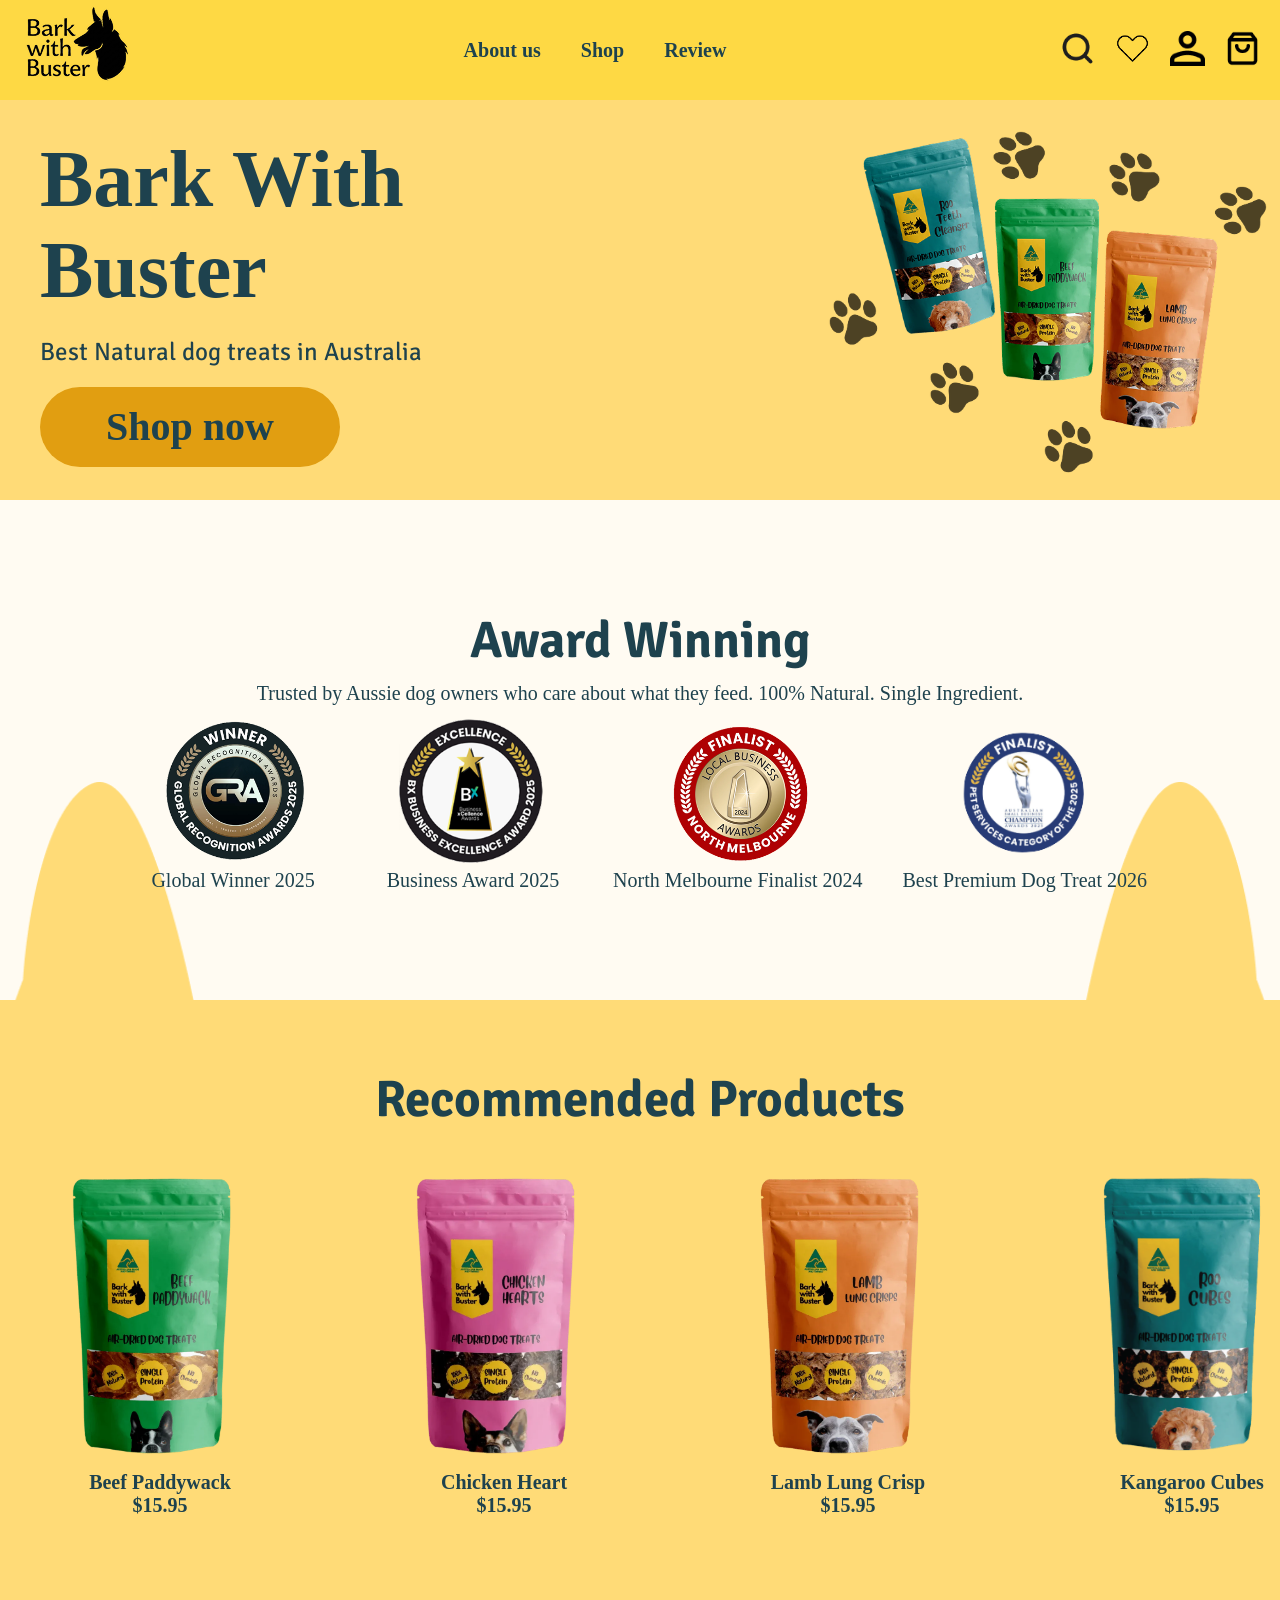
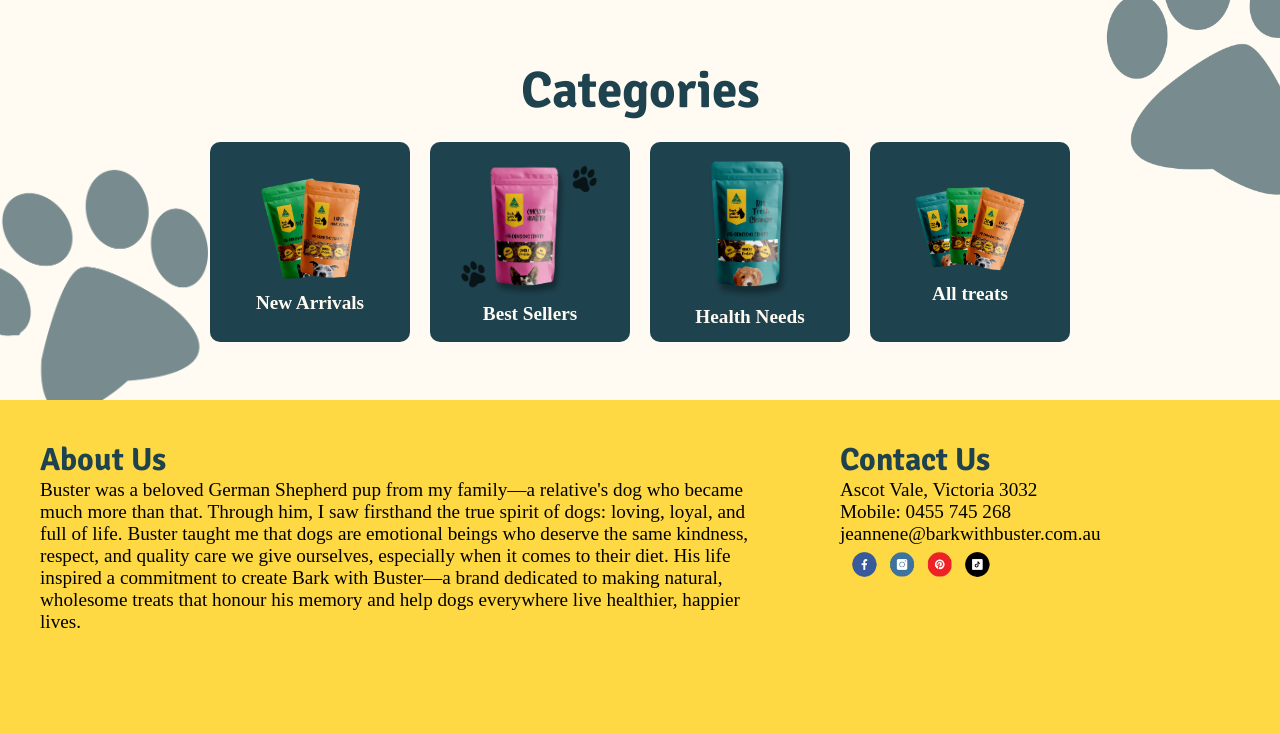
<file: index.html>
<!DOCTYPE html>
<html>
     <head>   
        <title> Bark With Buster </title>
        <link rel = "stylesheet" href="pages/css/global.css">
        <link rel = "stylesheet" href="pages/css/home-page.css">
        <meta name="viewport" content="width=device-width, initial-scale=1.0">
    </head>

  
   
    <body>
        <!-- Main navigation Bar -->
        <nav>
        <section class="navigation-bar">
        <a href="index.html">
        <div class = "logo">
             <img src= "pages/assets/icons/logo-bark-buster.png" alt = "login"/>
        </div>
        </a>

        <button class ="hamburger" id="hamburger">
            <span></span>
            <span></span>
            <span></span>
        </button>

        <div class= "text">
            <a href="#" class = "link-properties">About us</a> 
            <a href="pages/productList.html" class = "link-properties">Shop</a> 
            <a href="#" class = "link-properties">Review</a> 
        </div>
        <section class = "nav-bar-image">
            <img src= "pages/assets/icons/search.png" alt = "login" class="hide-mobile search-icon"/>
            <img src ="pages/assets/icons/heart.png" alt="favorite" class="hide-mobile"/>
            <img src= "pages/assets/icons/person.png" alt = "login"/>
            <a href="pages/cart.html" class="cart-link">
                <img src= "pages/assets/icons/shopping-bag.png" alt = "login"/>
                <span class="cart-count">0</span>
            </a>
            </section>
        </section>
        
    </nav>
        <!-- Overlay for mobile view only -->
        <div class="mobile-menu" id="mobile-menu">
            <button class="close-menu" id="close-menu">✕</button>
            <ul>
                <li><a href="index.html">Shop Now <span>></span></a></li>
                <li><a href="pages/productList.html">New Arrivals <span>></span></a></li>
                <li><a href="#">Best Sellers <span>></span></a></li>
                <li><a href="#">About Us <span>></span></a></li>
                <li><a href="#">Reviews <span>></span></a></li>
            </ul>
        </div>
     <!-- Searching overlay-->
    <div class="search-overlay" id="search-overlay">
        <div class="search-box">
            <input type="text" id="search-input" placeholder="Search products...">
            <button id="search-submit">Search</button>
            <button id="search-close">✕</button>
        </div>
    </div>
    <!-- Main home page details-->
        <section class="hero">
        <div class = "hero-text">
            <h1> Bark With Buster</h1>
            <p> Best Natural dog treats in Australia</p>
            <a href="pages/productList.html">
            <button class = "button">
                <p>Shop now</p>
            </button>
            </a>
        </div>
        <div class = "hero-images">
            <img src = "pages/assets/image/Images.png" alt = "dog treats"/>
        </div>
        <div class="hero-image-mobile">
            <img src="pages/assets/image/hero-image.png" alt="buster treats"/>
        </div>
    </section>

    <section class= "awards">  
        <h2> Award Winning </h2>
        <p> Trusted by Aussie dog owners who care about what they feed. 100% Natural. Single Ingredient. </p>
        <div class="image_awards">
            <div class="awards-row">
                 <img src="pages/assets/image/winner_2025.png" alt = "company-2025"/>
                 <p> Global Winner 2025</p>
            </div>
            <div class="awards-row">
                <img src="pages/assets/image/business-new.png" alt = "global-2025" />
                <p> Business Award 2025</p>
            </div>
            <div class="awards-row">
                <img src="pages/assets/image/final_2024.png" alt = "global-2025" />
                <p> North Melbourne Finalist 2024</p>
            </div>
            <div class="awards-row">
                <img src="pages/assets/image/Best-premium.png" alt = "global-2025" />
                <p> Best Premium Dog Treat 2026</p>
            </div>
        </div>
    </section>

    <section class="recommended_products">
        <h2> Recommended Products </h2>
        <div class="first_product">
            <a href="#" class="products">
                <img src="pages/assets/image/beef-paddywack.webp" alt="beef_paddywack">
                <p> Beef Paddywack </p>
                <p> $15.95 </p>
            </a>
            <a href="pages/productList.html" class="products">
                <img src="pages/assets/image/chicken-heart-dog-treats_940x.webp" alt="beef_paddywack">
                <p> Chicken Heart </p>
                <p> $15.95 </p>
            </a>
            <a href="#" class="products">
                <img src="pages/assets/image/lamb-lung-crisp.webp" alt="lamb-lung-crisp">
                <p>Lamb Lung Crisp</p>
                <p>$15.95</p>
            </a>
            <a href="#" class="products">
                <img src="pages/assets/image/kangaroo-cubes.png" alt="lamb-lung-crisp">
                <p>Kangaroo Cubes </p>
                <p>$15.95</p>
            </a>
           <a href="#" class="products">
                <img src="pages/assets/image/chicken-neck.webp" alt="lamb-lung-crisp">
                <p> Chicken Neck</p>
                <p>$15.95</p>
            </a>
           <a href="#" class="products">
                <img src="pages/assets/image/lamb_liver.webp" alt="lamb-lung-crisp">
                <p>Lamb Liver</p>
                <p>$15.95</p>
            </a>
        </div>
    </section>

    <section class="categories">
        <h2>Categories</h2>
        <div class = "all_categories">
        <div class = "boxed-products">
            <img src="pages/assets/image/new-arrivals.png" alt="lamb_liver">
            <p>New Arrivals</p>
        </div>
         <div class = "boxed-products">
            <img src="pages/assets/image/best-sellers.png" alt="lamb_liver">
            <p>Best Sellers</p>
        </div>
         <div class = "boxed-products">
            <img src="pages/assets/image/health-needs.png" alt="lamb_liver">
            <p>Health Needs</p>
        </div>
         <div class = "boxed-products">
            <a href="pages/productList.html">
            <img src="pages/assets/image/all-treats.png" alt="lamb_liver">
            <p>All treats</p>
            </a>
        </div>
        </div>
    </section>

    <!-- Footer section -->
    <footer>
    <section class="footer">
        <div class="about-us">
            <h2>About Us</h2>
            <p>Buster was a beloved German Shepherd pup from my family—a relative's 
                dog who became much more than that. Through him, I saw firsthand the true spirit of 
                dogs: loving, loyal, and full of life. Buster taught me that dogs are emotional 
                beings who deserve the same kindness, respect, and quality care we give ourselves, 
                especially when it comes to their diet. His life inspired a commitment to create 
                Bark with Buster—a brand dedicated to making natural, wholesome treats that honour 
                his memory and help dogs everywhere live healthier, happier lives.</p>
        </div>
        <div class="contact-us">
            <h2> Contact Us </h2>
            <p>Ascot Vale, Victoria 3032 <br>
                Mobile: 0455 745 268<br>
                jeannene@barkwithbuster.com.au</p>
            <img src="pages/assets/image/social-logo.png" alt="social logo">
        </div>
    </section>
    </footer>
        <script src="pages/script/global.js"></script>

    </body>
</html>
</file>
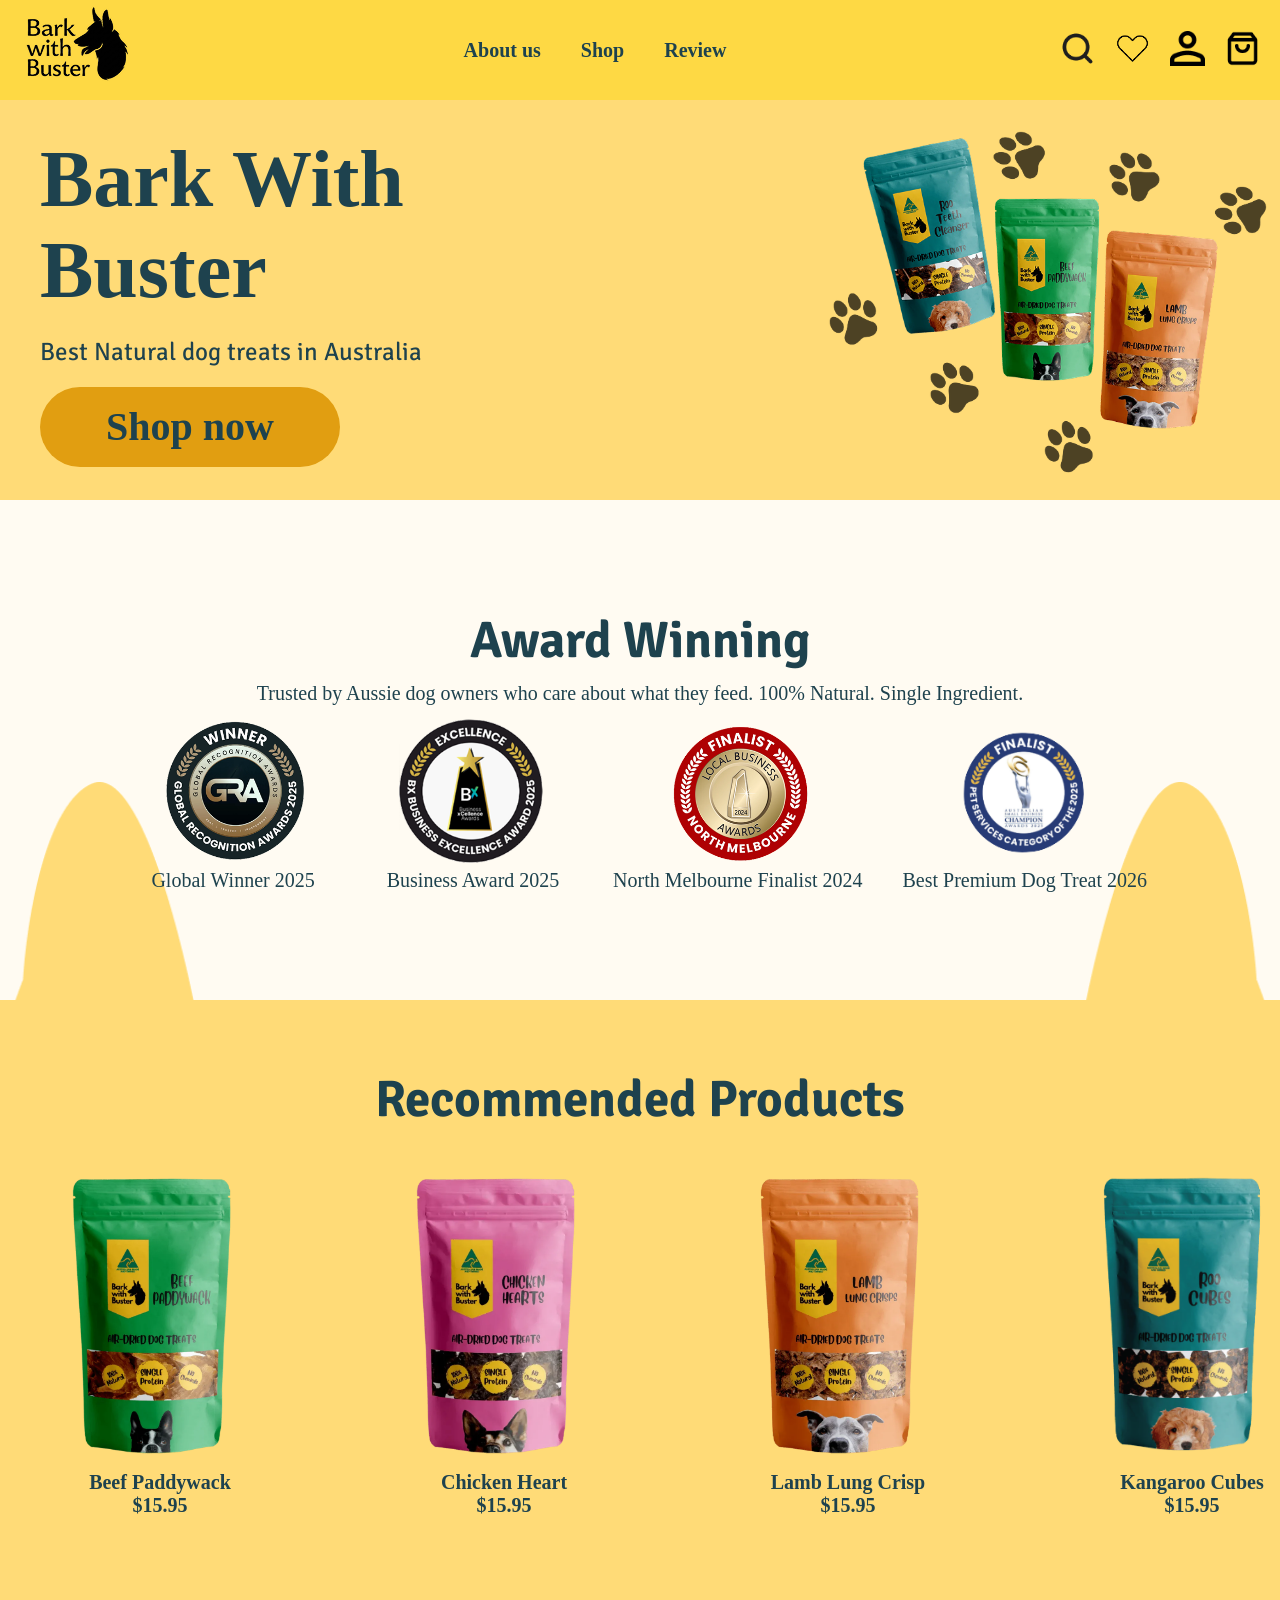
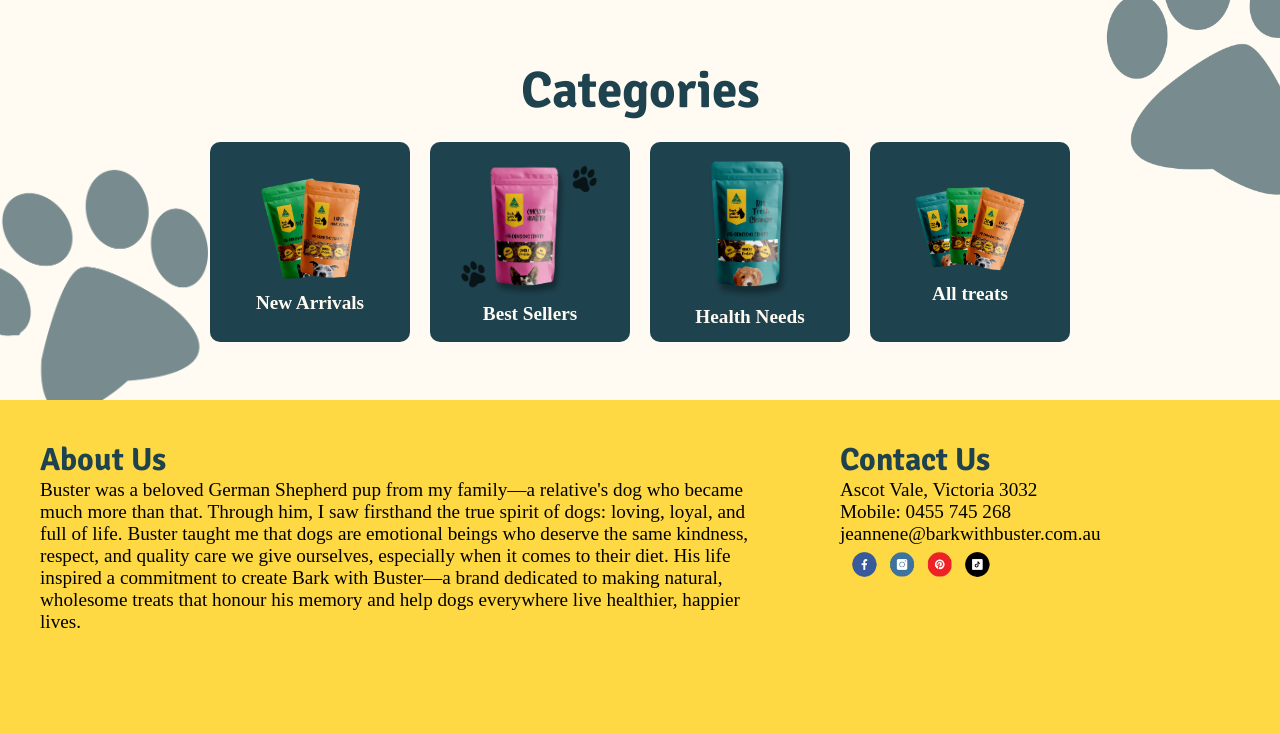
<file: pages/index.html>
<!DOCTYPE html>
<html>
     <head>   
        <title> Bark With Buster </title>
        <link rel = "stylesheet" href="css/global.css">
        <link rel = "stylesheet" href="css/home-page.css">
        <meta name="viewport" content="width=device-width, initial-scale=1.0">
    </head>

  
   
    <body>
        <!-- Main navigation Bar -->
        <nav>
        <section class="navigation-bar">
        <a href="index.html">
        <div class = "logo">
             <img src= "assets/icons/logo-bark-buster.png" alt = "login"/>
        </div>
        </a>

        <button class ="hamburger" id="hamburger">
            <span></span>
            <span></span>
            <span></span>
        </button>

        <div class= "text">
            <a href="#" class = "link-properties">About us</a> 
            <a href="productList.html" class = "link-properties">Shop</a> 
            <a href="#" class = "link-properties">Review</a> 
        </div>
        <section class = "nav-bar-image">
            <img src= "assets/icons/search.png" alt = "login" class="hide-mobile search-icon"/>
            <img src ="assets/icons/heart.png" alt="favorite" class="hide-mobile"/>
            <img src= "assets/icons/person.png" alt = "login"/>
            <a href="cart.html" class="cart-link">
                <img src= "assets/icons/shopping-bag.png" alt = "login"/>
                <span class="cart-count">0</span>
            </a>
            </section>
        </section>
        
    </nav>
        <!-- Overlay for mobile view only -->
        <div class="mobile-menu" id="mobile-menu">
            <button class="close-menu" id="close-menu">✕</button>
            <ul>
                <li><a href="index.html">Shop Now <span>></span></a></li>
                <li><a href="productList.html">New Arrivals <span>></span></a></li>
                <li><a href="#">Best Sellers <span>></span></a></li>
                <li><a href="#">About Us <span>></span></a></li>
                <li><a href="#">Reviews <span>></span></a></li>
            </ul>
        </div>
     <!-- Searching overlay-->
    <div class="search-overlay" id="search-overlay">
        <div class="search-box">
            <input type="text" id="search-input" placeholder="Search products...">
            <button id="search-submit">Search</button>
            <button id="search-close">✕</button>
        </div>
    </div>
    <!-- Main home page details-->
        <section class="hero">
        <div class = "hero-text">
            <h1> Bark With Buster</h1>
            <p> Best Natural dog treats in Australia</p>
            <a href="productList.html">
            <button class = "button">
                <p>Shop now</p>
            </button>
            </a>
        </div>
        <div class = "hero-images">
            <img src = "assets/image/Images.png" alt = "dog treats"/>
        </div>
        <div class="hero-image-mobile">
            <img src="assets/image/hero-image.png" alt="buster treats"/>
        </div>
    </section>

    <section class= "awards">  
        <h2> Award Winning </h2>
        <p> Trusted by Aussie dog owners who care about what they feed. 100% Natural. Single Ingredient. </p>
        <div class="image_awards">
            <div class="awards-row">
                 <img src="assets/image/winner_2025.png" alt = "company-2025"/>
                 <p> Global Winner 2025</p>
            </div>
            <div class="awards-row">
                <img src="assets/image/business-new.png" alt = "global-2025" />
                <p> Business Award 2025</p>
            </div>
            <div class="awards-row">
                <img src="assets/image/final_2024.png" alt = "global-2025" />
                <p> North Melbourne Finalist 2024</p>
            </div>
            <div class="awards-row">
                <img src="assets/image/Best-premium.png" alt = "global-2025" />
                <p> Best Premium Dog Treat 2026</p>
            </div>
        </div>
    </section>

    <section class="recommended_products">
        <h2> Recommended Products </h2>
        <div class="first_product">
            <a href="#" class="products">
                <img src="assets/image/beef-paddywack.webp" alt="beef_paddywack">
                <p> Beef Paddywack </p>
                <p> $15.95 </p>
            </a>
            <a href="productList.html" class="products">
                <img src="assets/image/chicken-heart-dog-treats_940x.webp" alt="beef_paddywack">
                <p> Chicken Heart </p>
                <p> $15.95 </p>
            </a>
            <a href="#" class="products">
                <img src="assets/image/lamb-lung-crisp.webp" alt="lamb-lung-crisp">
                <p>Lamb Lung Crisp</p>
                <p>$15.95</p>
            </a>
            <a href="#" class="products">
                <img src="assets/image/kangaroo-cubes.png" alt="lamb-lung-crisp">
                <p>Kangaroo Cubes </p>
                <p>$15.95</p>
            </a>
           <a href="#" class="products">
                <img src="assets/image/chicken-neck.webp" alt="lamb-lung-crisp">
                <p> Chicken Neck</p>
                <p>$15.95</p>
            </a>
           <a href="#" class="products">
                <img src="assets/image/lamb_liver.webp" alt="lamb-lung-crisp">
                <p>Lamb Liver</p>
                <p>$15.95</p>
            </a>
        </div>
    </section>

    <section class="categories">
        <h2>Categories</h2>
        <div class = "all_categories">
        <div class = "boxed-products">
            <img src="assets/image/new-arrivals.png" alt="lamb_liver">
            <p>New Arrivals</p>
        </div>
         <div class = "boxed-products">
            <img src="assets/image/best-sellers.png" alt="lamb_liver">
            <p>Best Sellers</p>
        </div>
         <div class = "boxed-products">
            <img src="assets/image/health-needs.png" alt="lamb_liver">
            <p>Health Needs</p>
        </div>
         <div class = "boxed-products">
            <a href="productList.html">
            <img src="assets/image/all-treats.png" alt="lamb_liver">
            <p>All treats</p>
            </a>
        </div>
        </div>
    </section>

    <!-- Footer section -->
    <footer>
    <section class="footer">
        <div class="about-us">
            <h2>About Us</h2>
            <p>Buster was a beloved German Shepherd pup from my family—a relative's 
                dog who became much more than that. Through him, I saw firsthand the true spirit of 
                dogs: loving, loyal, and full of life. Buster taught me that dogs are emotional 
                beings who deserve the same kindness, respect, and quality care we give ourselves, 
                especially when it comes to their diet. His life inspired a commitment to create 
                Bark with Buster—a brand dedicated to making natural, wholesome treats that honour 
                his memory and help dogs everywhere live healthier, happier lives.</p>
        </div>
        <div class="contact-us">
            <h2> Contact Us </h2>
            <p>Ascot Vale, Victoria 3032 <br>
                Mobile: 0455 745 268<br>
                jeannene@barkwithbuster.com.au</p>
            <img src="assets/image/social-logo.png" alt="social logo">
        </div>
    </section>
    </footer>
        <script src="script/global.js"></script>

    </body>
</html>
</file>
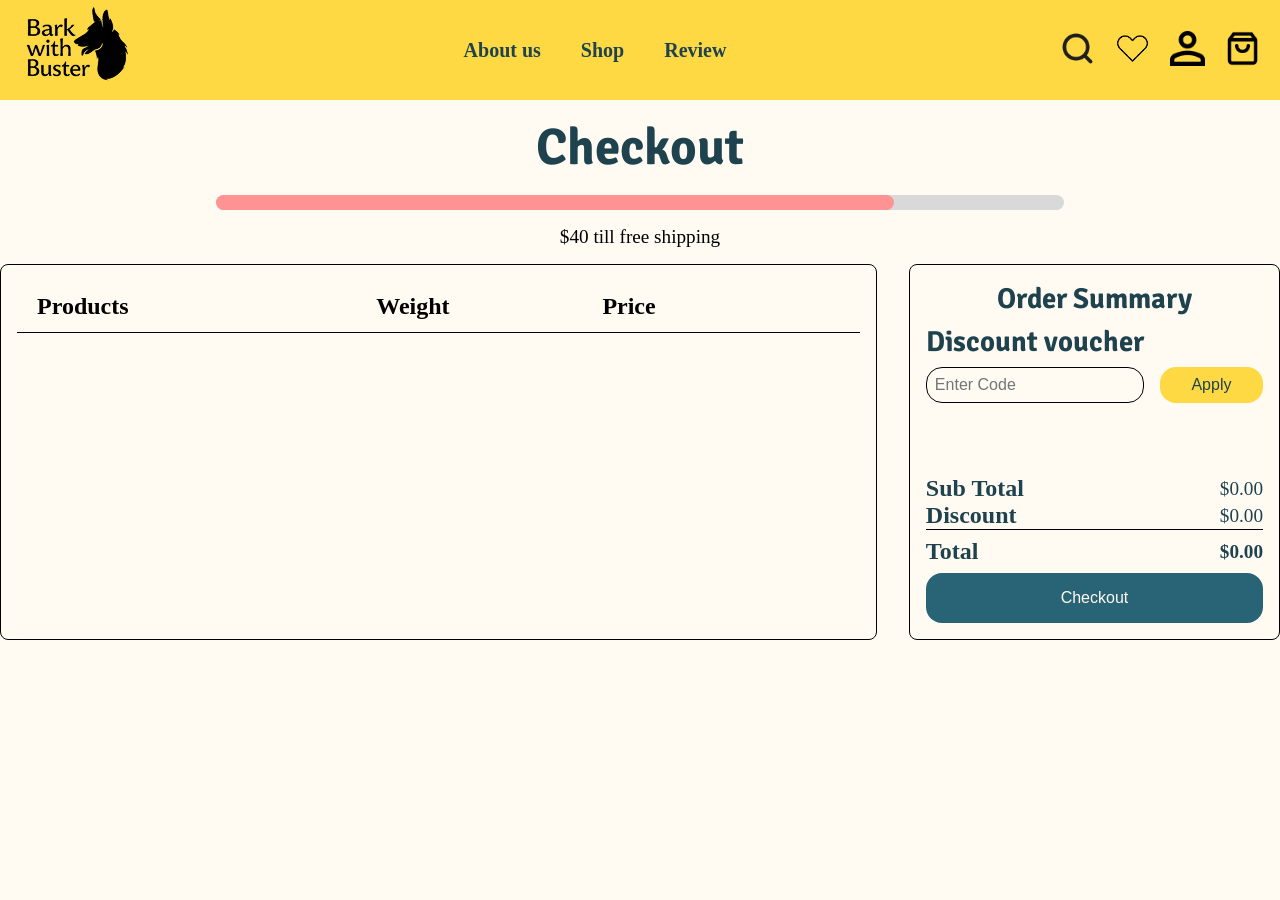
<file: pages/cart.html>
<!DOCTYPE html>
<html>
     <head>   
        <title> Bark With Buster </title>
        <link rel = "stylesheet" href="css/global.css">
        <link rel = "stylesheet" href="css/cart.css">
        <meta name="viewport" content="width=device-width, initial-scale=1.0">
    </head>

    <nav>
        <section class="navigation-bar">
        <a href="../index.html">
        <div class = "logo">
             <img src= "assets/icons/logo-bark-buster.png" alt = "login"/>
        </div>
        </a>

        <button class ="hamburger" id="hamburger">
            <span></span>
            <span></span>
            <span></span>
        </button>

        <div class= "text">
            <a href="#" class = "link-properties">About us</a> 
            <a href="productList.html" class = "link-properties">Shop</a> 
            <a href="#" class = "link-properties">Review</a> 
        </div>
        <section class = "nav-bar-image">
            <img src= "assets/icons/search.png" alt = "login" class="hide-mobile"/>
            <img src ="assets/icons/heart.png" alt="favorite" class="hide-mobile"/>
            <img src= "assets/icons/person.png" alt = "login"/>
            <a href="cart.html" class="cart-link">
                <img src= "assets/icons/shopping-bag.png" alt = "login"/>
                <span class="cart-count">0</span>
            </a>
            </section>
        </section>
    </nav>
   
    <body>
    <div class="mobile-menu" id="mobile-menu">
    <button class="close-menu" id="close-menu">✕</button>
    <ul>
        <li><a href="../index.html">Shop Now <span>></span></a></li>
        <li><a href="productList.html">New Arrivals <span>></span></a></li>
        <li><a href="#">Best Sellers <span>></span></a></li>
        <li><a href="#">About Us <span>></span></a></li>
        <li><a href="#">Reviews <span>></span></a></li>
    </ul>
    </div>
        <section class="checkout">
            <h2> Checkout </h2>
            <!-- Progress bar filling-->
            <div class="progress-bar-bg">
                <div class="progress-bar-fill">
                </div>
            </div>
            <p>$40 till free shipping</p>

            <!-- Product details -->
            <div class="products-summary">
                <div class="cart-all-product">
                    <div class="cart-heading">
                        <h3>Products</h3>
                        <h3 class="hide-mobile"> Weight </h3>
                        <h3> Price </h3>
                    </div>
                    <div id ="cart-row">        
                    </div> 
                </div>
                <div class="order-summary">
                    <h2>Order Summary</h2>
                    <div class="discount">
                        <h2>Discount voucher</h2>
                    </div>
                    <div class="code-apply">
                        <input type="text" placeholder="Enter Code">
                        <button class="apply">Apply</button>
                    </div>

                    <!-- order summary details -->
                    <div class = "amount-rows">
                        <div class="summary-rows">
                            <h4> Sub Total </h4>
                            <p id="subtotal"> $0.00 </p>
                        </div>
                        <div class="summary-rows">
                            <h4> Discount </h4>
                            <p id="discount"> $0.00 </p>
                        </div>
                        <div class="summary-rows last-row">
                            <h4> Total </h4>
                            <p id="total"> $0.00 </p>
                        </div>
                    </div>
                    <a href="checkout.html">
                        <button class="checkout-button">Checkout</button>
                    </a>
                </div>
            </div>
        </section>

        <script src="script/global.js"></script>
        <script src="script/cart.js"></script>

    </body>

</html>
</file>
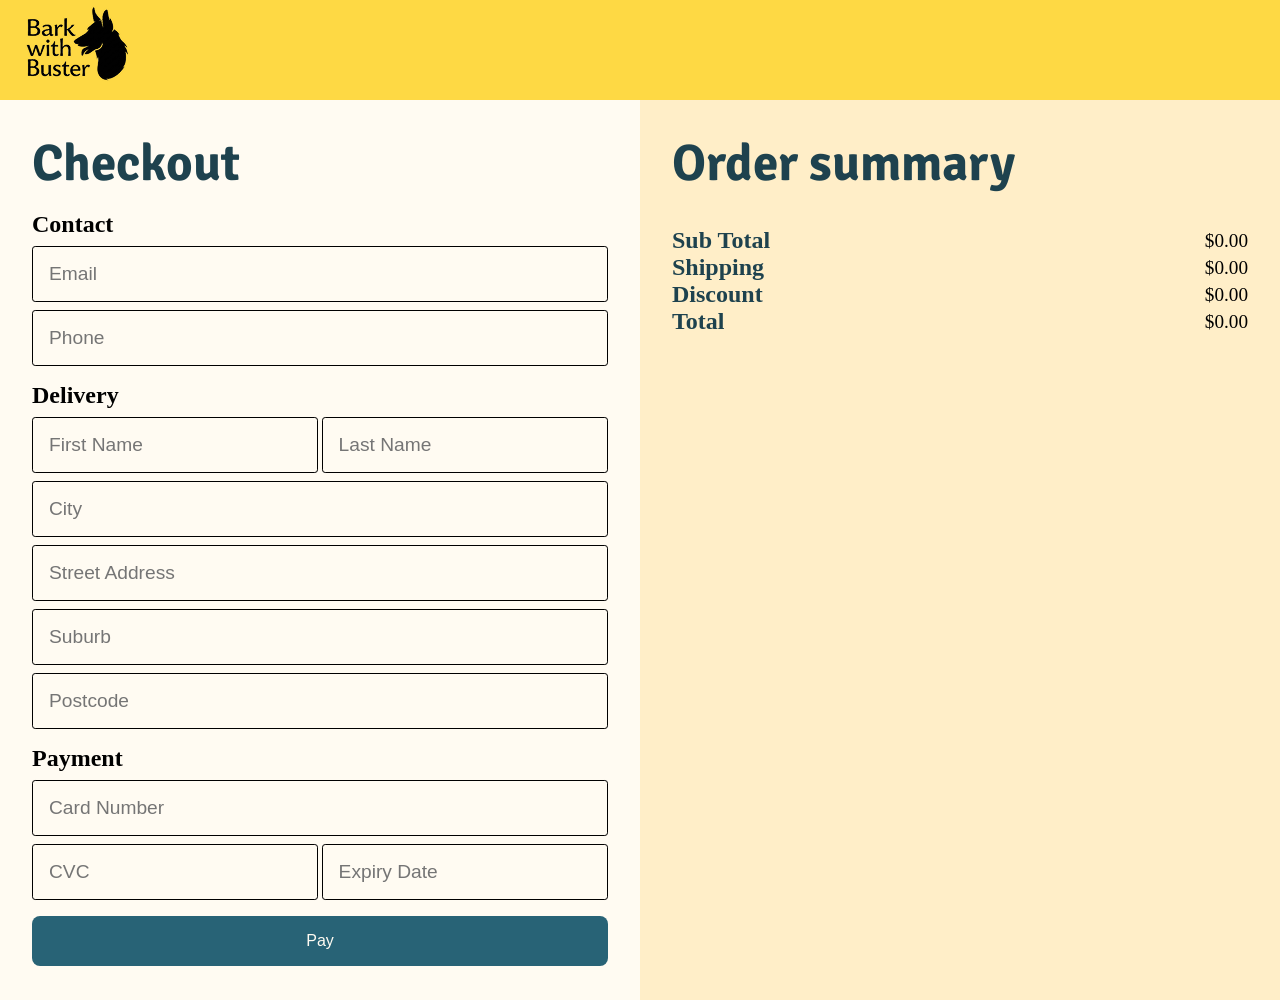
<file: pages/checkout.html>
<!DOCTYPE html>
<html>
     <head>   
        <title> Bark With Buster </title>
        <link rel = "stylesheet" href="css/global.css">
        <link rel = "stylesheet" href="css/checkout.css">
        <meta name="viewport" content="width=device-width, initial-scale=1.0">
    </head>

    <nav>
        <section class="navigation-bar">
        <a href="../index.html">
        <div class = "logo">
             <img src= "assets/icons/logo-bark-buster.png" alt = "login"/>
        </div>
        </a>
        </section>
    </nav>

    <body>
        <!-- order summary toggle mobile view -->
        <div class="order-summary-header" id="order-summary-toggle">
            <h3>Order Summary <span class="toggle-arrow">∨</span></h3>
            <p id="total">$0.00</p>
        </div>

        <div class="order-summary-content" id="order-summary-content">
                <div id="mobile-final-details"></div>
        </div>

        <!-- checking out inputs-->
        <section class="checkout-info">
            <section class="checkout-summary">
            <h2>Checkout</h2>
                <div class="contact">
                    <h3>Contact</h3>
                    <input type="text" placeholder="Email">
                    <input type="text" placeholder="Phone">
                </div>
                <div class="delivery">
                    <h3>Delivery</h3>
                    <div class="row-input">
                        <input type="text" placeholder="First Name">
                        <input type="text" placeholder="Last Name">
                    </div>
                    <input type="text" placeholder="City">
                    <input type="text" placeholder="Street Address">
                    <input type="text" placeholder="Suburb">
                    <input type="text" placeholder="Postcode">
                </div>
                <div class="payment">
                    <h3>Payment</h3>
                    <input type="text" placeholder="Card Number">
                    <div class="row-input">
                        <input type="text" placeholder="CVC">
                        <input type="text" placeholder="Expiry Date">
                    </div>
                </div>
                <a href="confirmation.html">
                    <button class ="checkout-button"> Pay </button>
                </a>
             </section>
            <!-- order summary desktop view -->
            <section class="order-summary">
                <h2> Order summary</h2>
                <div id="final-details"></div>

                <div class="cost">
                    <div class="summary-rows">
                        <h4> Sub Total </h4>
                        <p id="subtotal"> $0.00 </p>
                        </div>
                        <div class="summary-rows">
                            <h4> Shipping </h4>
                            <p id="shipping"> $0.00 </p>
                        </div>
                        <div class="summary-rows">
                            <h4> Discount </h4>
                            <p id="discount"> $0.00 </p>
                        </div>
                          <div class="summary-rows">
                            <h4> Total </h4>
                            <p id="total"> $0.00 </p>
                        </div>
                    </div>
                </div>
            </section>
        </section>   
        <script src="script/global.js"></script>
        <script src="script/checkout.js"></script>
    </body>

</html>
</file>
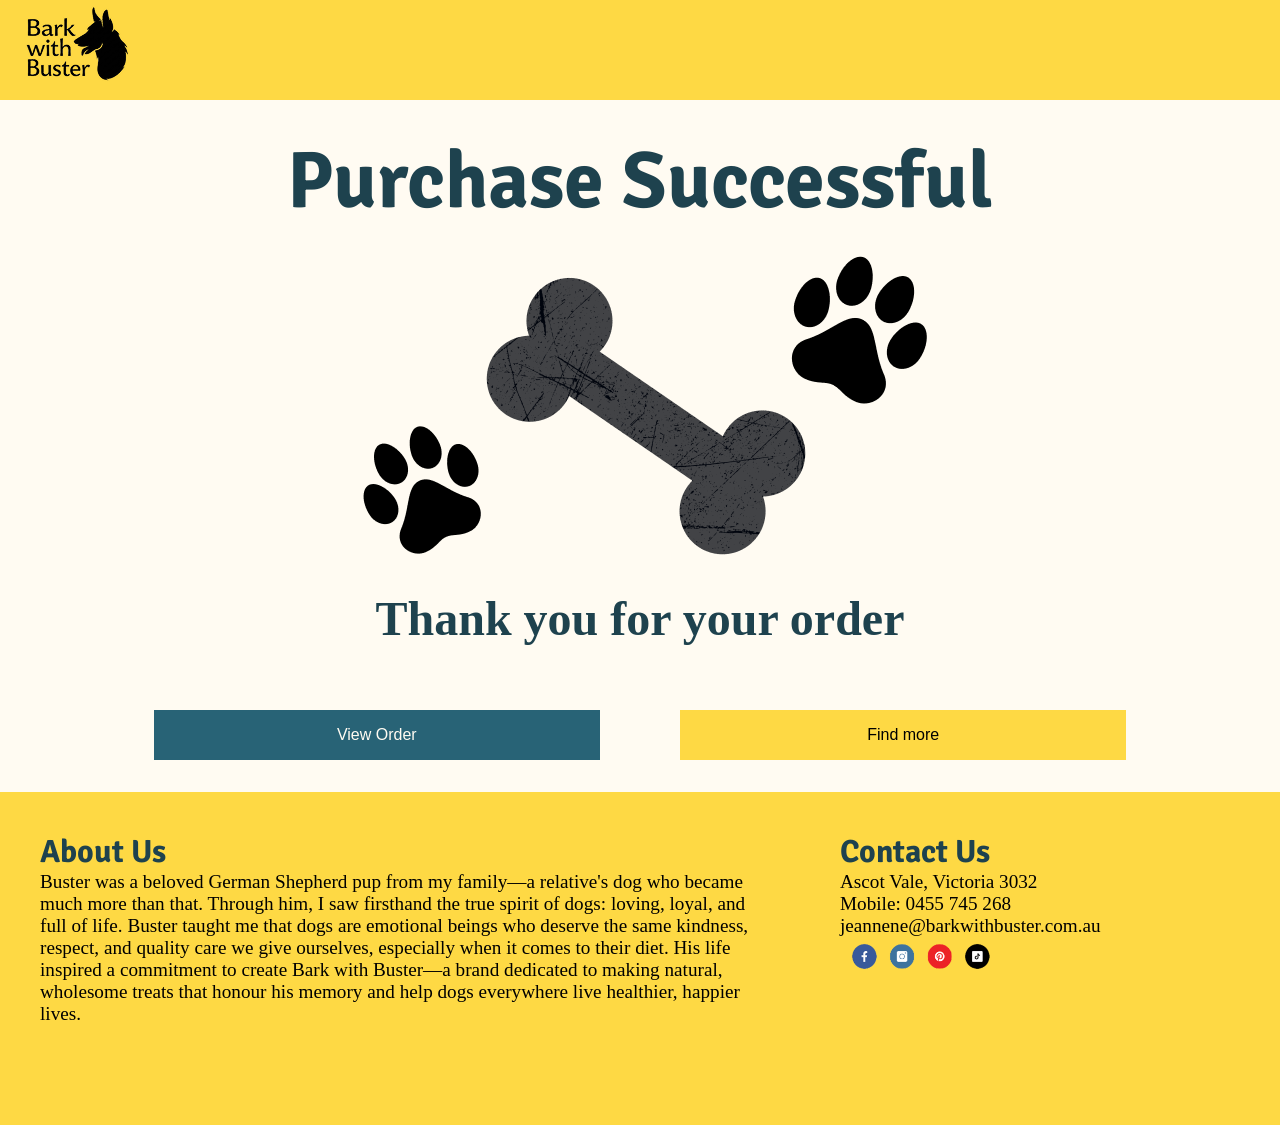
<file: pages/confirmation.html>
<!DOCTYPE html>
<html>
     <head>   
        <title> Bark With Buster </title>
        <link rel = "stylesheet" href="css/global.css">
        <link rel = "stylesheet" href="css/confirmation.css">
        <meta name="viewport" content="width=device-width, initial-scale=1.0">
    </head>

    <nav>
        <section class="navigation-bar">
        <a href="../index.html">
        <div class = "logo">
             <img src= "assets/icons/logo-bark-buster.png" alt = "login"/>
        </div>
        </a>
        </section>
    </nav>

    <body>
        <section class="purchase">
            <h2>Purchase Successful</h2>
            <img src="assets/image/confirm-image.png" alt="confirmation">
            <h3>Thank you for your order</h3>
            <!-- button details-->
            <div class="buttons">
                <button class="view-order"> View Order</button>
                <button class="find-more" id="find-more"> Find more</button>
            </div>
        </section>

         <footer>
    <section class="footer">
        <div class="about-us">
            <h2>About Us</h2>
            <p>Buster was a beloved German Shepherd pup from my family—a relative's 
                dog who became much more than that. Through him, I saw firsthand the true spirit of 
                dogs: loving, loyal, and full of life. Buster taught me that dogs are emotional 
                beings who deserve the same kindness, respect, and quality care we give ourselves, 
                especially when it comes to their diet. His life inspired a commitment to create 
                Bark with Buster—a brand dedicated to making natural, wholesome treats that honour 
                his memory and help dogs everywhere live healthier, happier lives.</p>
        </div>
        <div class="contact-us">
            <h2> Contact Us </h2>
            <p>Ascot Vale, Victoria 3032 <br>
                Mobile: 0455 745 268<br>
                jeannene@barkwithbuster.com.au</p>
            <img src="assets/image/social-logo.png" alt="social logo">
        </div>
    </section>
    </footer>
        <script src="script/global.js"></script>
        <script src="script/confirmation.js"></script>
    </body>
</html>
</file>
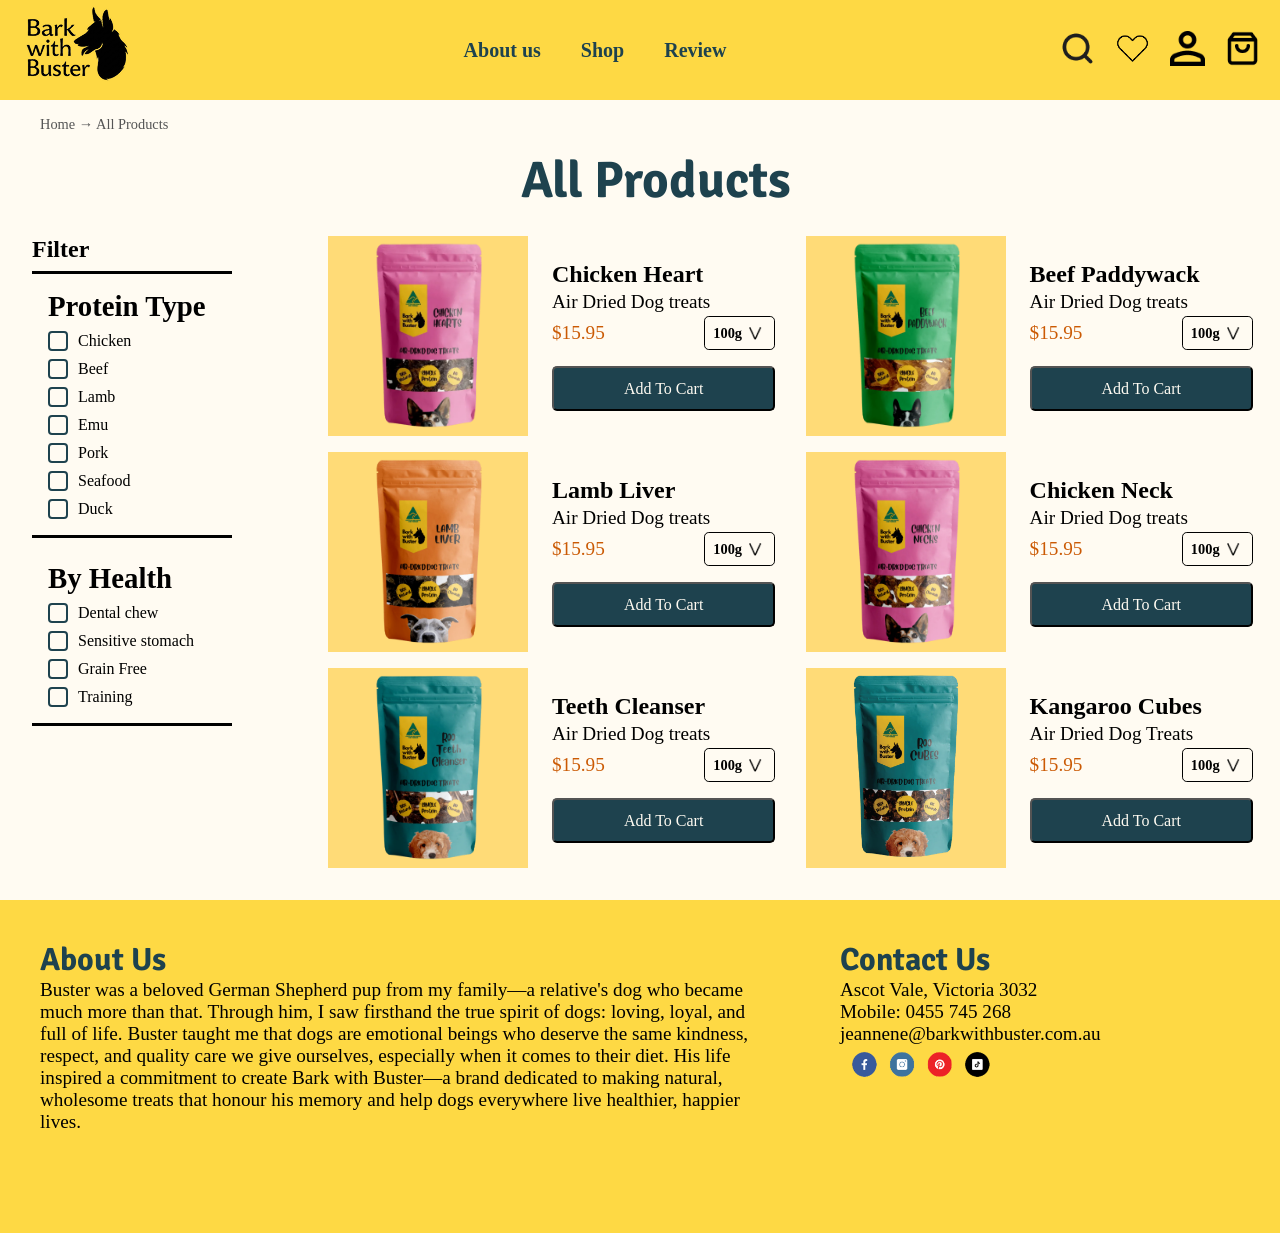
<file: pages/productList.html>
<!DOCTYPE html>
<html>
     <head>   
        <title> Bark With Buster </title>
        <link rel = "stylesheet" href="css/global.css">
        <link rel = "stylesheet" href="css/productList.css">
        <meta name="viewport" content="width=device-width, initial-scale=1.0">
    </head>

    <!-- Main navigation Bar -->
    <nav>
        <section class="navigation-bar">
        <a href="../index.html">
        <div class = "logo">
             <img src= "assets/icons/logo-bark-buster.png" alt = "login"/>
        </div>
        </a>

        <button class ="hamburger" id="hamburger">
            <span></span>
            <span></span>
            <span></span>
        </button>

        <div class= "text">
            <a href="#" class = "link-properties">About us</a> 
            <a href="productList.html" class = "link-properties">Shop</a> 
            <a href="#" class = "link-properties">Review</a> 
        </div>
        <section class = "nav-bar-image">
            <img src= "assets/icons/search.png" alt = "login" class="hide-mobile search-icon"/>
            <img src ="assets/icons/heart.png" alt="favorite" class="hide-mobile"/>
            <img src= "assets/icons/person.png" alt = "login"/>
            <a href="cart.html" class="cart-link">
                <img src= "assets/icons/shopping-bag.png" alt = "login"/>
                <span class="cart-count">0</span>
            </a>
            </section>
        </section>
        
    </nav>
   
    <body>
    <!-- Overlay for mobile view only -->
    <div class="mobile-menu" id="mobile-menu">
        <button class="close-menu" id="close-menu">✕</button>
        <ul>
            <li><a href="../index.html">Shop Now <span>></span></a></li>
            <li><a href="productList.html">New Arrivals <span>></span></a></li>
            <li><a href="#">Best Sellers <span>></span></a></li>
            <li><a href="#">About Us <span>></span></a></li>
            <li><a href="#">Reviews <span>></span></a></li>
        </ul>
    </div>

    <!-- Searching overlay-->
    <div class="search-overlay" id="search-overlay">
        <div class="search-box">
            <input type="text" id="search-input" placeholder="Search products...">
            <button id="search-submit">Search</button>
            <button id="search-close">✕</button>
        </div>
    </div>

    <div class="nav-path">
        <a href="../index.html">Home</a>
        <span> → </span>
        <span>All Products</span>
    </div>
        <section class="all-products">
            <h2>All Products</h2>
                <!-- filtering details -->
                <div class="products-filter">
                <div class="filter">
                    <button type="button" class="filtering"> Filter 
                    <img src="assets//image/filter-icon.png">
                    </button>
                     <h3>Filter</h3>

                    <div class="protein-type">
                    <p>Protein Type</p>
                    <label><input type="checkbox" value="chicken"> Chicken </label>
                    <label><input type="checkbox" value="beef"> Beef </label>
                    <label><input type="checkbox" value="lamb"> Lamb </label>
                    <label><input type="checkbox" value="emu"> Emu </label>
                    <label><input type="checkbox" value="pork"> Pork </label>
                    <label><input type="checkbox" value="seafood"> Seafood </label>
                    <label><input type="checkbox" value="duck"> Duck </label>
                    </div>
                <div class="by-health">
                    <p>By Health</p>
                    <label><input type="checkbox" value="dental-chew"> Dental chew </label>
                    <label><input type="checkbox" value="sensitive-stomach"> Sensitive stomach </label>
                    <label><input type="checkbox" value="grain-free"> Grain Free </label>
                    <label><input type="checkbox" value="training"> Training </label>
                    
                </div>
            </div>

        <!-- Product container used to create products in js -->
        <div id="product-container"></div>
        </div>
         </section>
         <script src="script/global.js"></script>
         <script src="script/productList.js"></script>
         <script src="script/cart.js"></script>

    <section class="footer">
        <div class="about-us">
            <h2>About Us</h2>
            <p>Buster was a beloved German Shepherd pup from my family—a relative's 
                dog who became much more than that. Through him, I saw firsthand the true spirit of 
                dogs: loving, loyal, and full of life. Buster taught me that dogs are emotional 
                beings who deserve the same kindness, respect, and quality care we give ourselves, 
                especially when it comes to their diet. His life inspired a commitment to create 
                Bark with Buster—a brand dedicated to making natural, wholesome treats that honour 
                his memory and help dogs everywhere live healthier, happier lives.</p>
        </div>
        <div class="contact-us">
            <h2> Contact Us </h2>
            <p>Ascot Vale, Victoria 3032 <br>
                Mobile: 0455 745 268<br>
                jeannene@barkwithbuster.com.au</p>
            <img src="assets/image/social-logo.png" alt="social logo">
        </div>
    </section>
    </body>
</html>
</file>
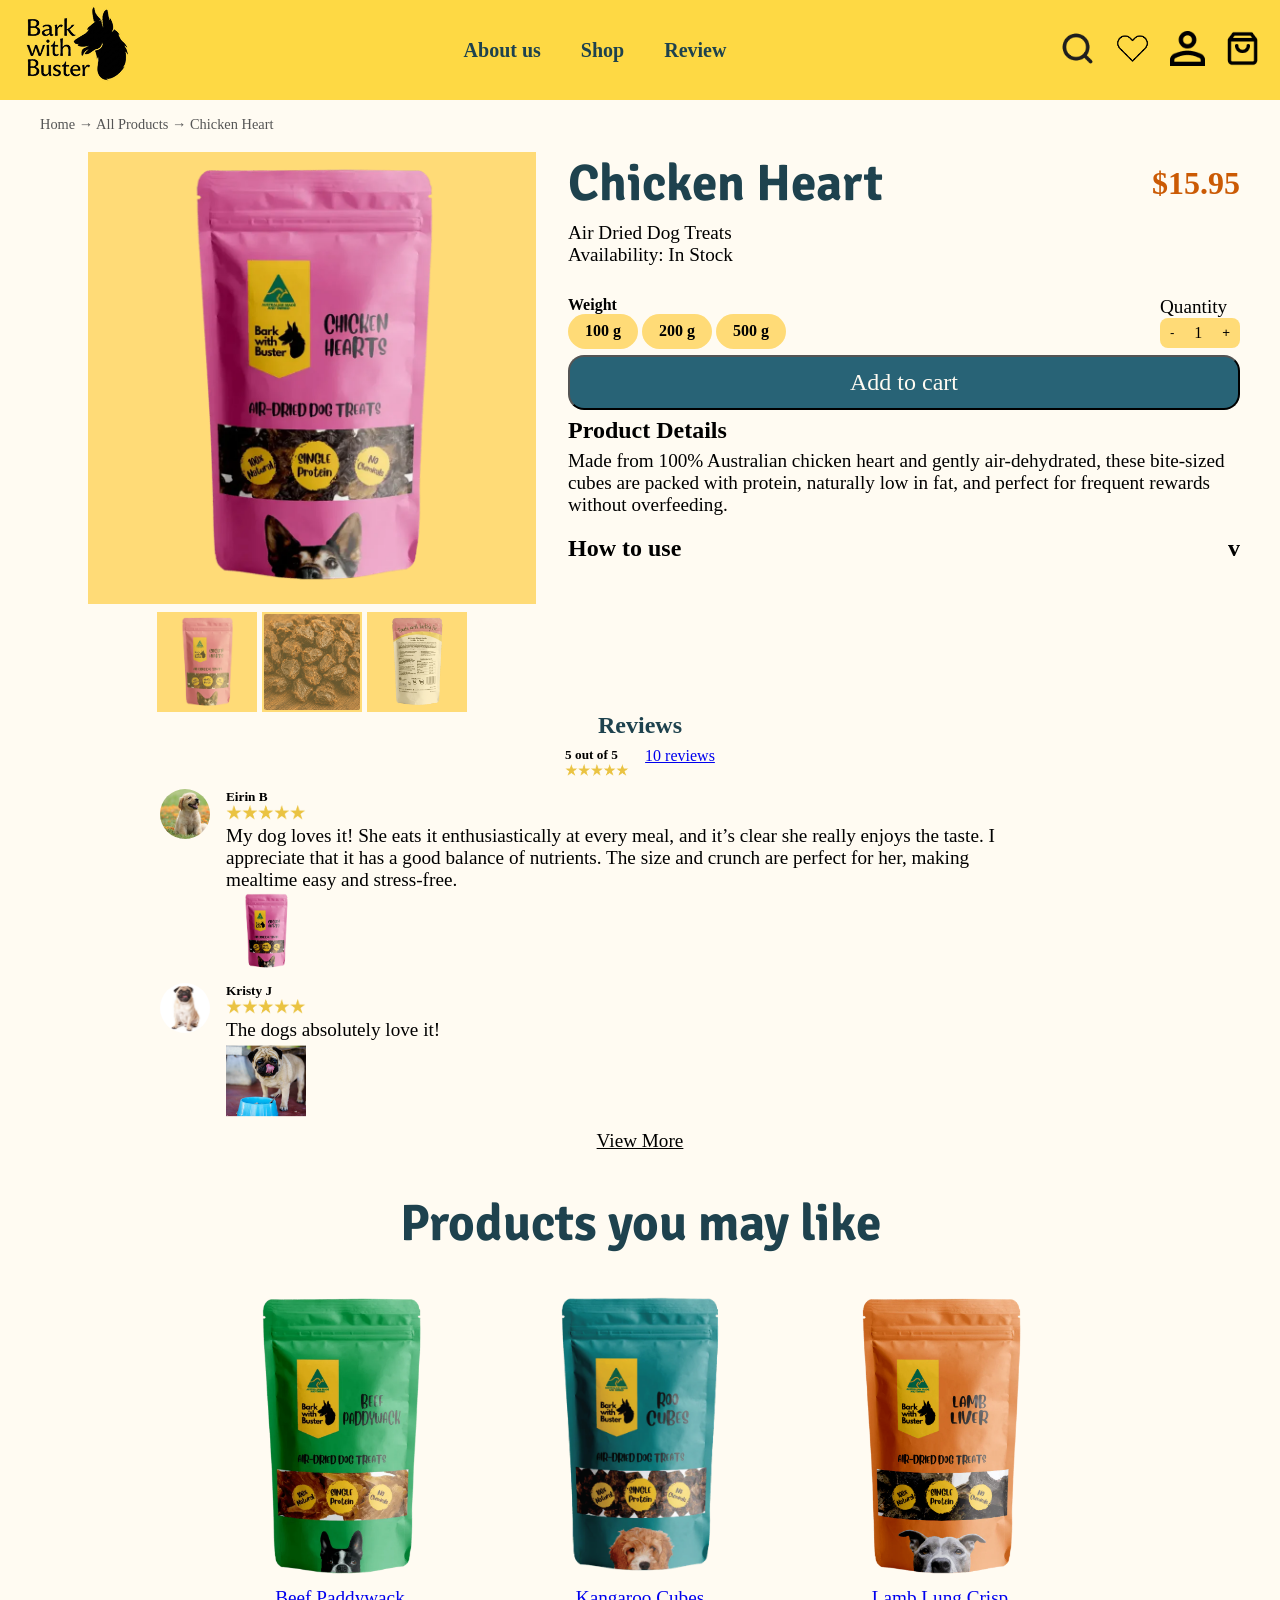
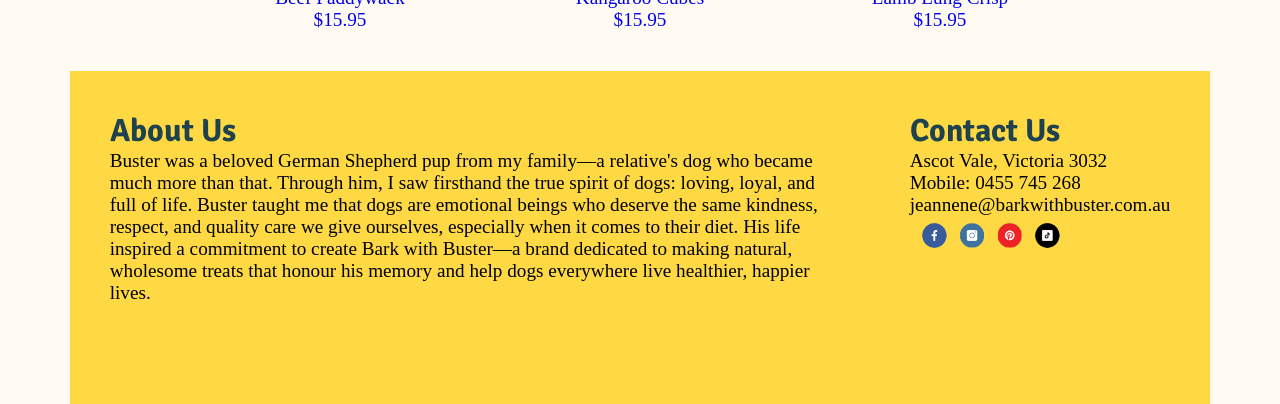
<file: pages/productPage.html>
<!DOCTYPE html>
<html>
     <head>   
        <title> Bark With Buster </title>
        <link rel = "stylesheet" href="css/global.css">
        <link rel = "stylesheet" href="css/productPage.css">
        <meta name="viewport" content="width=device-width, initial-scale=1.0">
    </head>

    <nav>
        <section class="navigation-bar">
        <a href="../index.html">
        <div class = "logo">
             <img src= "assets/icons/logo-bark-buster.png" alt = "login"/>
        </div>
        </a>

        <button class ="hamburger" id="hamburger">
            <span></span>
            <span></span>
            <span></span>
        </button>

        <div class= "text">
            <a href="#" class = "link-properties">About us</a> 
            <a href="productList.html" class = "link-properties">Shop</a> 
            <a href="#" class = "link-properties">Review</a> 
        </div>
        <section class = "nav-bar-image">
            <img src= "assets/icons/search.png" alt = "login" class="hide-mobile"/>
            <img src ="assets/icons/heart.png" alt="favorite" class="hide-mobile"/>
            <img src= "assets/icons/person.png" alt = "login"/>
            <a href="cart.html" class="cart-link">
                <img src= "assets/icons/shopping-bag.png" alt = "login"/>
                <span class="cart-count">0</span>
            </a>
            </section>
        </section>
        
    </nav>
   
    <body>
    <div class="mobile-menu" id="mobile-menu">
    <button class="close-menu" id="close-menu">✕</button>
    <ul>
        <li><a href="../index.html">Shop Now <span>></span></a></li>
        <li><a href="productList.html">New Arrivals <span>></span></a></li>
        <li><a href="#">Best Sellers <span>></span></a></li>
        <li><a href="#">About Us <span>></span></a></li>
        <li><a href="#">Reviews <span>></span></a></li>
    </ul>
    </div>
    <div class="nav-path">
        <a href="../index.html">Home</a>
        <span> → </span>
        <a href ="productList.html">All Products</a>
        <span> → </span>
        <span>Chicken Heart</span>
    </div>
    <!-- Main product details -->
        <section class="all-product">
            <div class="all-images">
                <div class="product-images">
                    <img src="assets/image/chicken-heart-dog-treats_940x.webp" alt="chicken heart">
                </div>
                <div class="image-gallery">
                    <div class="indiv-image">
                        <img src="assets/image/chicken-heart-dog-treats_940x.webp" alt="chicken heart">
                    </div>
                     <div class="indiv-image">
                        <img src="assets/image/chicken-heat-treats.webp" alt="chicken heart treats">
                    </div>
                     <div class="indiv-image">
                        <img src="assets/image/chicken-heart-back.png" alt="chicken heart">
                    </div>
                </div>
            </div>
            <div class = "product-details">
                <div class = "title-price">
                    <h2> Chicken Heart </h2>
                    <h4>$15.95</h4>
                </div>
                <div class = "detail-reviews">
                    <p>Air Dried Dog Treats</p>
                    <p> Availability: In Stock</p>
                </div>
                <div class ="weight-quantity">
                    <div class="weight-selection">
                        <p> Weight </p>
                        <button class="weight" value="100g">
                            <p> 100 g </p>
                        </button>
                        <button class="weight" value="200g">
                            <p> 200 g</p>
                        </button>
                        <button class = "weight" value="500g">
                            <p> 500 g</p>
                        </button>
                    </div>
                    <div class="quantity-selection">
                        <p> Quantity</p>
                        <div class="quantity-button">
                            <button class = "qty-decrease" data-id="decrease"> - </button>
                            <span class = "qty-value" id="qty-display"> 1 </span>
                            <button class="qty-increase" data-id="increase"> + </button>
                        </div>   
                    </div>
                </div>
            <button class ="add-to-cart" data-id="1" data-image="assets/image/chicken-heart-dog-treats_940x.webp">
                <p> Add to cart</p>
            </button>
                <h3>Product Details</h3>
                <p> Made from 100% Australian chicken heart and gently air-dehydrated, these bite-sized cubes are packed with protein, naturally low in fat,  and perfect for frequent rewards without overfeeding.</p>
             <details>
                <summary>How to use</summary>
                <p>Feed as a treat or training reward alongside a complete and balanced diet.
                    <br>
                    Suitable for:<br>✔ Puppies from weaning age<br>✔ Adult dogs of all breeds and sizes<br>✔ Senior dogs<br>✔ Dogs with grain sensitivities or food allergies
                    <br>
                    Because chicken hearts are a rich natural organ meat, feed in moderation as part of a balanced treat rotation. Ideal for repeated reward sessions during training. Always provide fresh drinking water.</p>
            </details>
            </div>
        </section>

    <!-- Reviews -->
        <section class = "reviews">
             <h4>Reviews</h4>
            <div class="review-layout">
                <div class="star-rating">
                    <h5> 5 out of 5</h5>
                    <img src ="assets/image/stars.png" alt = "stars">
                </div>
                <a href="#" class = "review-properties">10 reviews</a> 
            </div>
            <div class="name-review">
                 <img class="profile-pic" src="assets/image/profile-pic1.png" alt="reviewer1">
                 <div class="reviewer-info">
                    <h5> Eirin B</h5>
                    <img src ="assets/image/stars.png" alt = "stars">
                    <p>My dog loves it! She eats it enthusiastically at every meal, and it’s clear she really enjoys the taste. I appreciate that it has a good balance of nutrients. The size and crunch are perfect for her, making mealtime easy and stress-free. </p>
                    <img src = "assets/image/chicken-heart-dog-treats_940x.webp" alt="product review">
                </div>
            </div>
               <div class="name-review">
                 <img class="profile-pic" src="assets/image/dog-review.png" alt="reviewer1">
                 <div class="reviewer-info">
                    <h5> Kristy J</h5>
                    <img src ="assets/image/stars.png" alt = "stars">
                    <p> The dogs absolutely love it! </p>
                    <img src = "assets/image/dog-eating.png" alt="product review">
                </div>
            </div>
            <div class = "view-more">
                <p> View More </p>
            </div>

    <!-- Recommended Products -->
            <section class="recommended_products">
                <h2>Products you may like</h2>
                <div class=" product-line">
                    <a href="productPageBeef.html" class="products">
                        <img src="assets/image/beef-paddywack.webp" alt="beef_paddywack">
                        <p> Beef Paddywack </p>
                        <p> $15.95 </p>
                    </a>
                    <a href="productPagreRoo.html" class="products">
                        <img src="assets/image/kangaroo-cubes.png" alt="beef_paddywack">
                        <p> Kangaroo Cubes </p>
                        <p> $15.95 </p>
                    </a>
                    <a href="#" class="products">
                        <img src="assets/image/lamb_liver.webp" alt="lamb-lung-crisp">
                        <p>Lamb Lung Crisp</p>
                        <p>$15.95</p>
                    </a>
                </div>
        </section>
    <footer>
        <section class="footer">
            <div class="about-us">
                <h2>About Us</h2>
                <p>Buster was a beloved German Shepherd pup from my family—a relative's 
                    dog who became much more than that. Through him, I saw firsthand the true spirit of 
                    dogs: loving, loyal, and full of life. Buster taught me that dogs are emotional 
                    beings who deserve the same kindness, respect, and quality care we give ourselves, 
                    especially when it comes to their diet. His life inspired a commitment to create 
                    Bark with Buster—a brand dedicated to making natural, wholesome treats that honour 
                    his memory and help dogs everywhere live healthier, happier lives.</p>
            </div>
            <div class="contact-us">
                <h2> Contact Us </h2>
                <p>Ascot Vale, Victoria 3032 <br>
                    Mobile: 0455 745 268<br>
                    jeannene@barkwithbuster.com.au</p>
                <img src="assets/image/social-logo.png" alt="social logo">
            </div>
        </section>
    </footer>
        <script src ="script/global.js"></script>
        <script src="script/productPage.js"></script>
    </body>
  

</html>
</file>
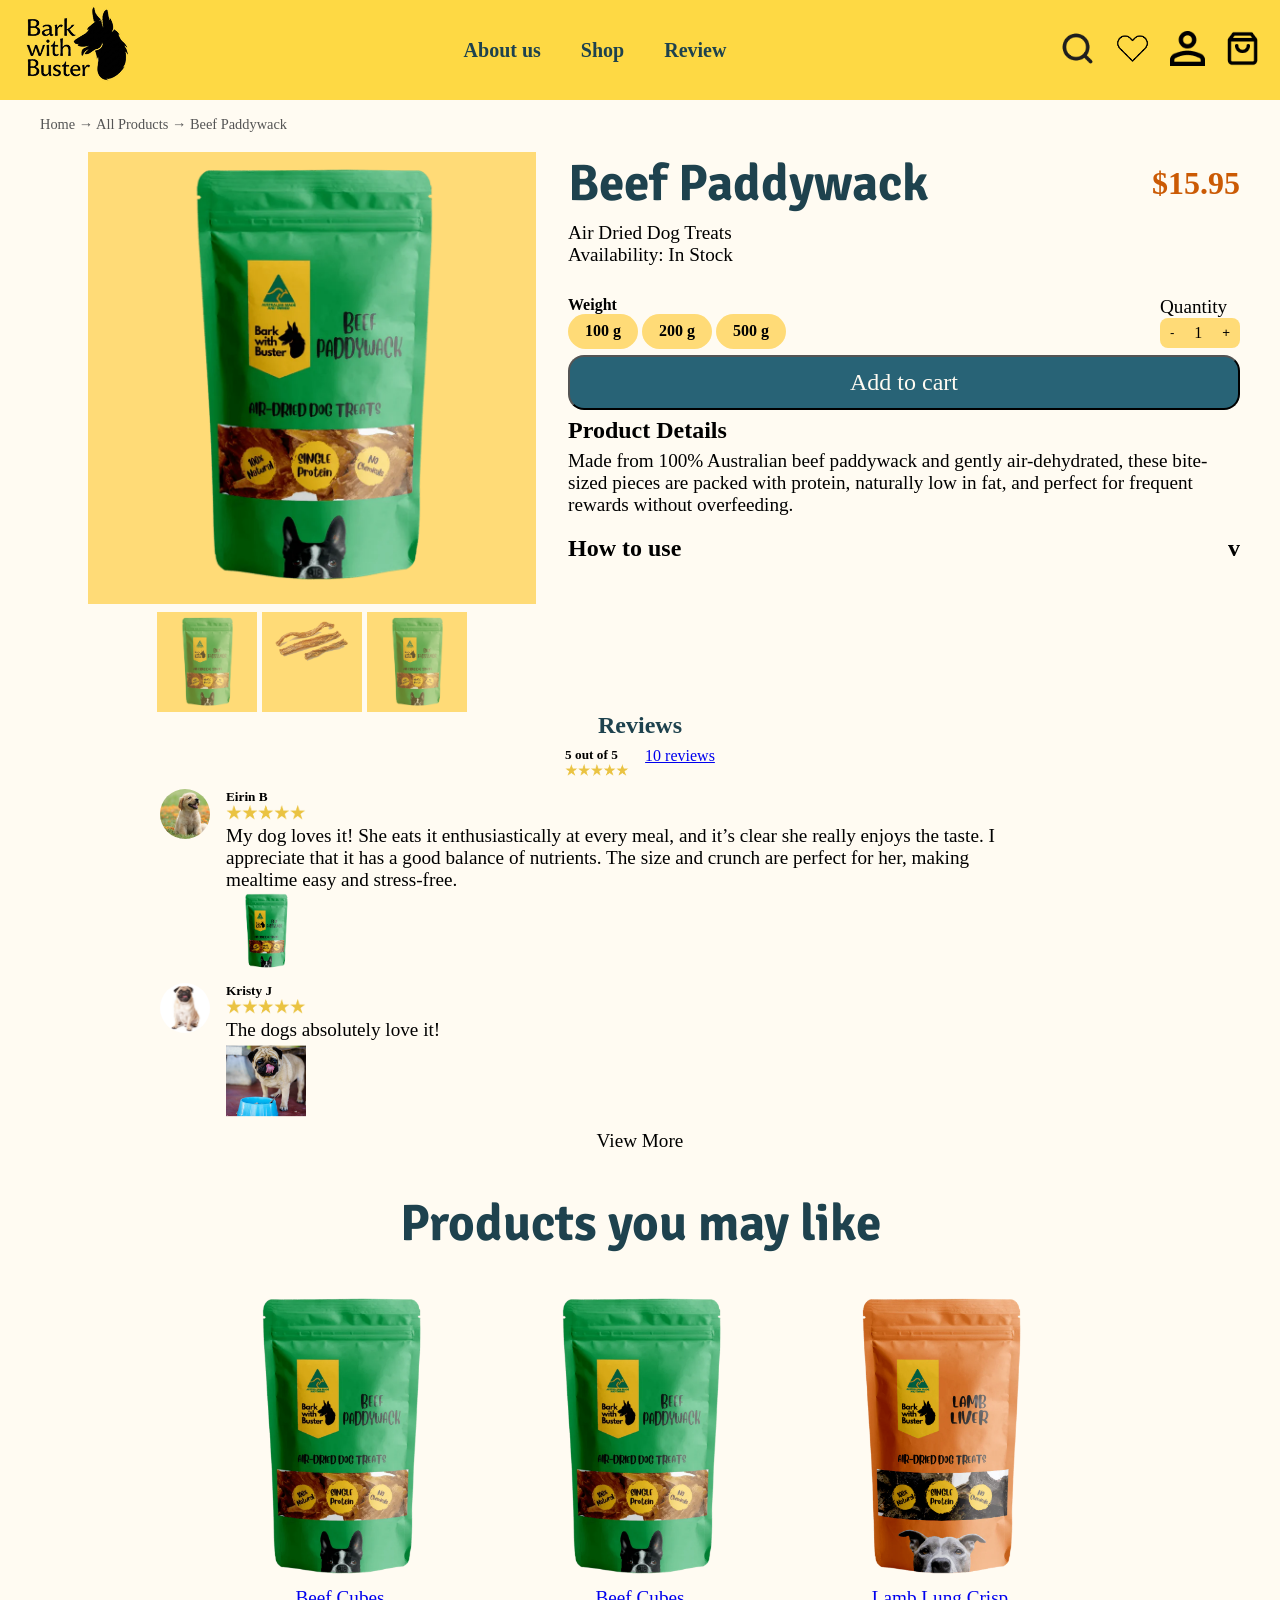
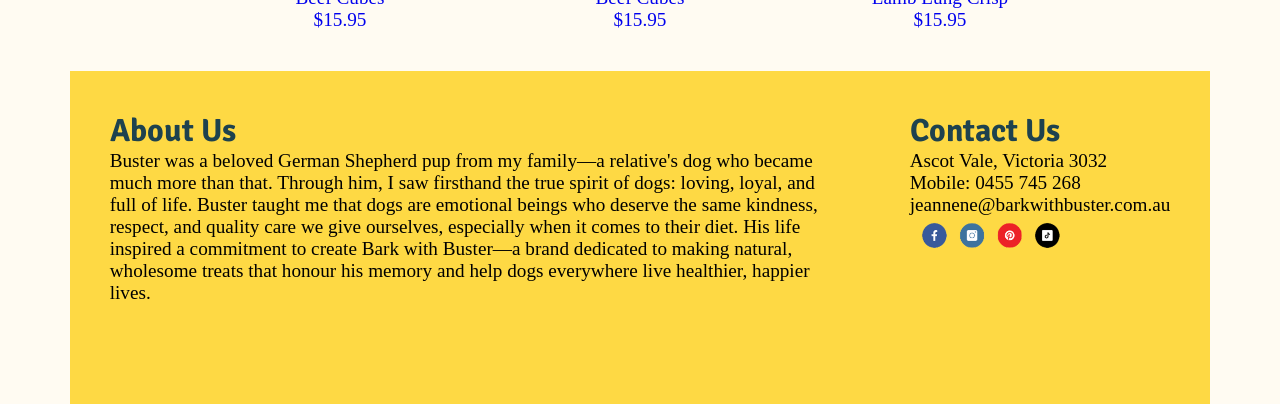
<file: pages/productPageBeef.html>
<!DOCTYPE html>
<html>
     <head>   
        <title> Bark With Buster </title>
        <link rel = "stylesheet" href="css/global.css">
        <link rel = "stylesheet" href="css/productPage.css">
        <meta name="viewport" content="width=device-width, initial-scale=1.0">
    </head>

    <nav>
        <section class="navigation-bar">
        <a href="../index.html">
        <div class = "logo">
             <img src= "assets/icons/logo-bark-buster.png" alt = "login"/>
        </div>
        </a>

        <button class ="hamburger" id="hamburger">
            <span></span>
            <span></span>
            <span></span>
        </button>

        <div class= "text">
            <a href="#" class = "link-properties">About us</a> 
            <a href="productList.html" class = "link-properties">Shop</a> 
            <a href="#" class = "link-properties">Review</a> 
        </div>
        <section class = "nav-bar-image">
            <img src= "assets/icons/search.png" alt = "login" class="hide-mobile"/>
            <img src ="assets/icons/heart.png" alt="favorite" class="hide-mobile"/>
            <img src= "assets/icons/person.png" alt = "login"/>
            <a href="cart.html" class="cart-link">
                <img src= "assets/icons/shopping-bag.png" alt = "login"/>
                <span class="cart-count">0</span>
            </a>
            </section>
        </section>
        
    </nav>
   
    <body>
    <div class="mobile-menu" id="mobile-menu">
    <button class="close-menu" id="close-menu">✕</button>
    <ul>
        <li><a href="../index.html">Shop Now <span>></span></a></li>
        <li><a href="productList.html">New Arrivals <span>></span></a></li>
        <li><a href="#">Best Sellers <span>></span></a></li>
        <li><a href="#">About Us <span>></span></a></li>
        <li><a href="#">Reviews <span>></span></a></li>
    </ul>
    </div>
    <div class="nav-path">
        <a href="../index.html">Home</a>
        <span> → </span>
        <a href ="productList.html">All Products</a>
        <span> → </span>
        <span>Beef Paddywack</span>
    </div>

        <!-- product details -->
        <section class="all-product">
            <div class="all-images">
                <div class="product-images">
                    <img src="assets/image/beef-paddywack.webp" alt="beef-paddywack">
                </div>
                <div class="image-gallery">
                    <div class="indiv-image">
                        <img src="assets/image/beef-paddywack.webp" alt="beef-paddywack">
                    </div>
                     <div class="indiv-image">
                        <img src="assets/image/beef-paddywack-content.png" alt="chicken heart treats">
                    </div>
                     <div class="indiv-image">
                        <img src="assets/image/beef-paddywack.webp" alt="chicken heart">
                    </div>
                </div>
            </div>
            <div class = "product-details">
                <div class = "title-price">
                    <h2> Beef Paddywack </h2>
                    <h4>$15.95</h4>
                </div>
                <div class = "detail-reviews">
                    <p>Air Dried Dog Treats</p>
                    <p> Availability: In Stock</p>
                </div>
                <div class ="weight-quantity">
                    <div class="weight-selection">
                        <p> Weight </p>
                        <button class="weight" value="100g">
                            <p> 100 g </p>
                        </button>
                        <button class="weight" value="200g">
                            <p> 200 g</p>
                        </button>
                        <button class = "weight" value="500g">
                            <p> 500 g</p>
                        </button>
                    </div>
                    <div class="quantity-selection">
                        <p> Quantity</p>
                        <div class="quantity-button">
                            <button class = "qty-decrease" data-id="decrease"> - </button>
                            <span class = "qty-value" id="qty-display"> 1 </span>
                            <button class="qty-increase" data-id="increase"> + </button>
                        </div>   
                    </div>
                </div>
            <button class ="add-to-cart" data-id="2" data-image="assets/image/beef-paddywack.webp">
                <p> Add to cart</p>
            </button>
                <h3>Product Details</h3>
                <p> Made from 100% Australian beef paddywack and gently air-dehydrated, these bite-sized pieces are packed with protein, naturally low in fat,  and perfect for frequent rewards without overfeeding.</p>
             <details>
                <summary>How to use</summary>
                <p>Feed as a treat or training reward alongside a complete and balanced diet.
                    <br>
                    Suitable for:<br>✔ Puppies from weaning age<br>✔ Adult dogs of all breeds and sizes<br>✔ Senior dogs<br>✔ Dogs with grain sensitivities or food allergies
                    <br>
                    Because beef paddywack are a rich natural meat, feed in moderation as part of a balanced treat rotation. Ideal for repeated reward sessions during training. Always provide fresh drinking water.</p>
            </details>
            </div>
        </section>
        
        <!-- reviews -->
        <section class = "reviews">
             <h4>Reviews</h4>
            <div class="review-layout">
                <div class="star-rating">
                    <h5> 5 out of 5</h5>
                    <img src ="assets/image/stars.png" alt = "stars">
                </div>
                <a href="#" class = "review-properties">10 reviews</a> 
            </div>
            <div class="name-review">
                 <img class="profile-pic" src="assets/image/profile-pic1.png" alt="reviewer1">
                 <div class="reviewer-info">
                    <h5> Eirin B</h5>
                    <img src ="assets/image/stars.png" alt = "stars">
                    <p>My dog loves it! She eats it enthusiastically at every meal, and it’s clear she really enjoys the taste. I appreciate that it has a good balance of nutrients. The size and crunch are perfect for her, making mealtime easy and stress-free. </p>
                    <img src = "assets/image/beef-paddywack.webp" alt="product review">
                </div>
            </div>
               <div class="name-review">
                 <img class="profile-pic" src="assets/image/dog-review.png" alt="reviewer1">
                 <div class="reviewer-info">
                    <h5> Kristy J</h5>
                    <img src ="assets/image/stars.png" alt = "stars">
                    <p> The dogs absolutely love it! </p>
                    <img src = "assets/image/dog-eating.png" alt="product review">
                </div>
            </div>
            <p> View More </p>

            <!-- Recommended Products -->
            <section class="recommended_products">
                <h2>Products you may like</h2>
                <div class=" product-line">
                    <a href="#" class="products">
                        <img src="assets/image/beef-paddywack.webp" alt="beef_paddywack">
                        <p> Beef Cubes </p>
                        <p> $15.95 </p>
                    </a>
                    <a href="productList.html" class="products">
                        <img src="assets/image/beef-paddywack.webp" alt="beef_paddywack">
                        <p> Beef Cubes </p>
                        <p> $15.95 </p>
                    </a>
                    <a href="#" class="products">
                        <img src="assets/image/lamb_liver.webp" alt="lamb-lung-crisp">
                        <p>Lamb Lung Crisp</p>
                        <p>$15.95</p>
                    </a>
                </div>
        </section>
    <footer>
        <section class="footer">
            <div class="about-us">
                <h2>About Us</h2>
                <p>Buster was a beloved German Shepherd pup from my family—a relative's 
                    dog who became much more than that. Through him, I saw firsthand the true spirit of 
                    dogs: loving, loyal, and full of life. Buster taught me that dogs are emotional 
                    beings who deserve the same kindness, respect, and quality care we give ourselves, 
                    especially when it comes to their diet. His life inspired a commitment to create 
                    Bark with Buster—a brand dedicated to making natural, wholesome treats that honour 
                    his memory and help dogs everywhere live healthier, happier lives.</p>
            </div>
            <div class="contact-us">
                <h2> Contact Us </h2>
                <p>Ascot Vale, Victoria 3032 <br>
                    Mobile: 0455 745 268<br>
                    jeannene@barkwithbuster.com.au</p>
                <img src="assets/image/social-logo.png" alt="social logo">
            </div>
        </section>
    </footer>
        <script src ="script/global.js"></script>
        <script src="script/productPage.js"></script>
    </body>
</html>
</file>
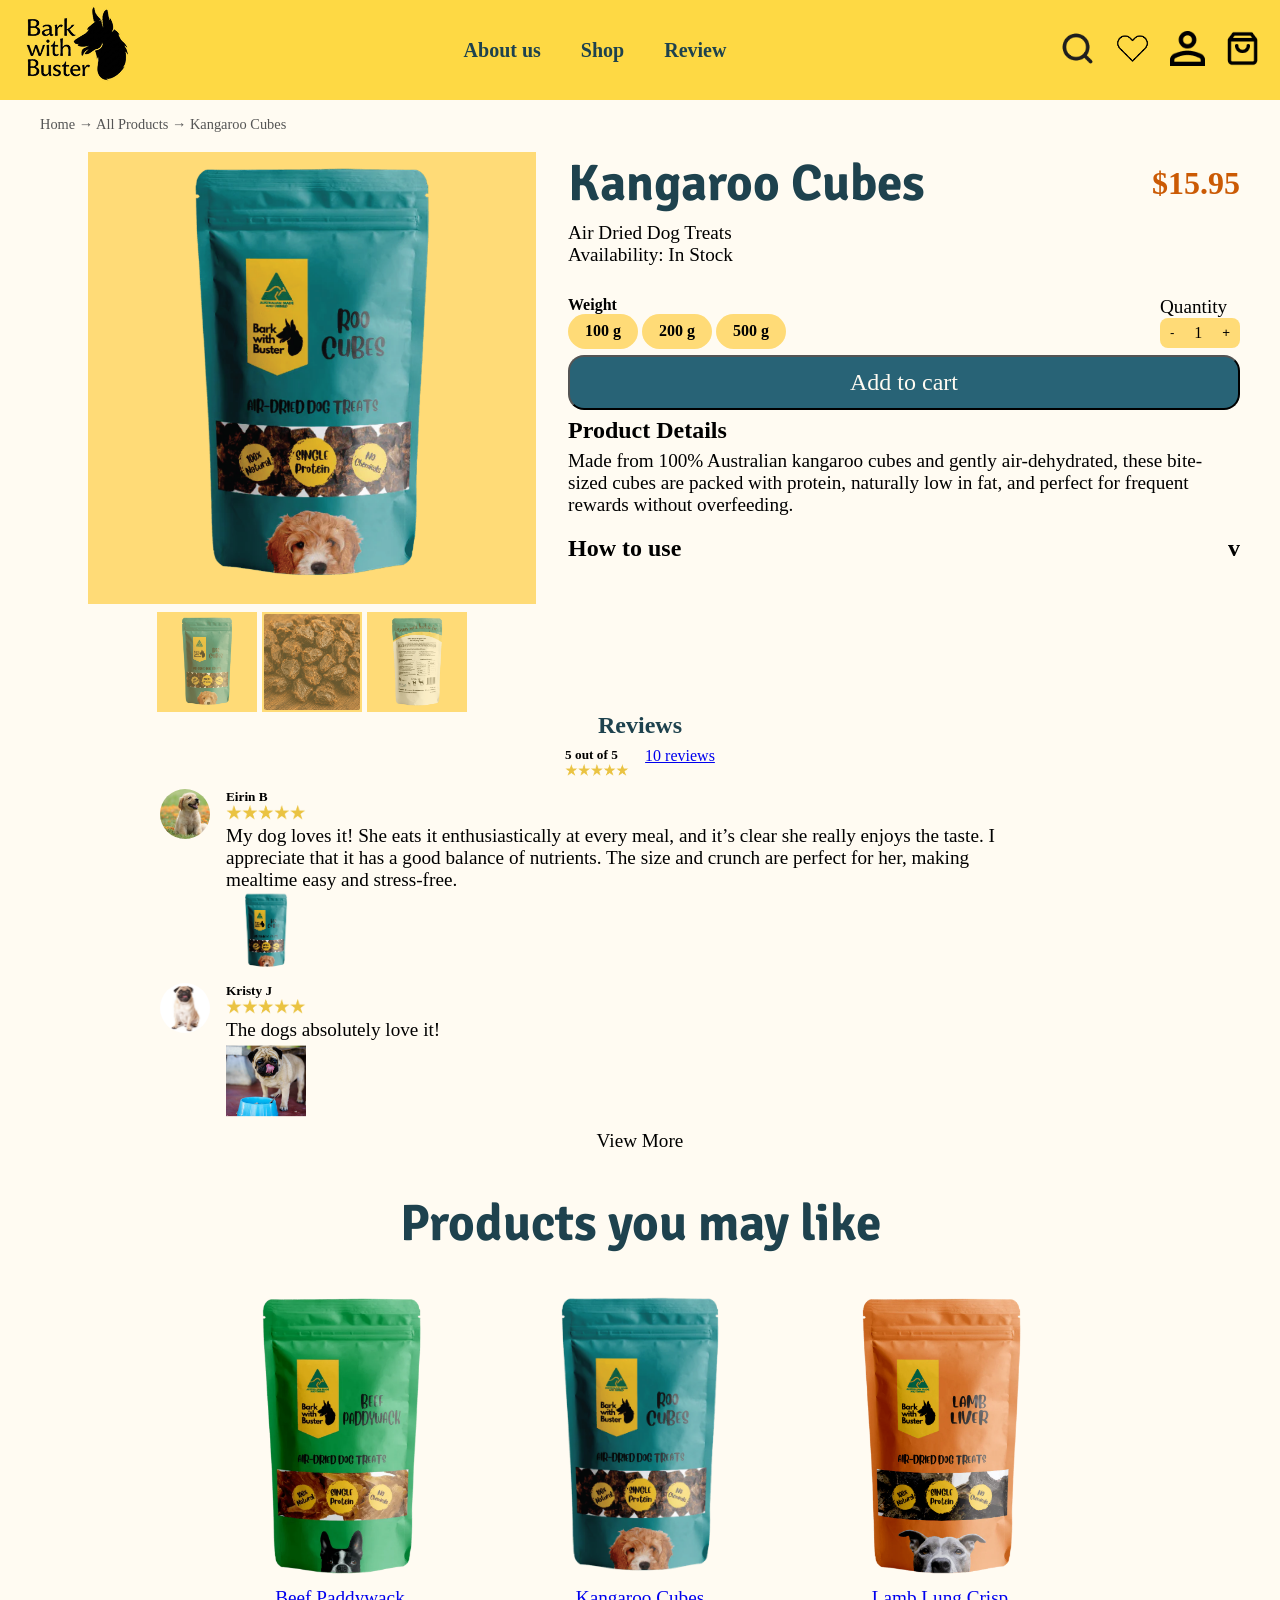
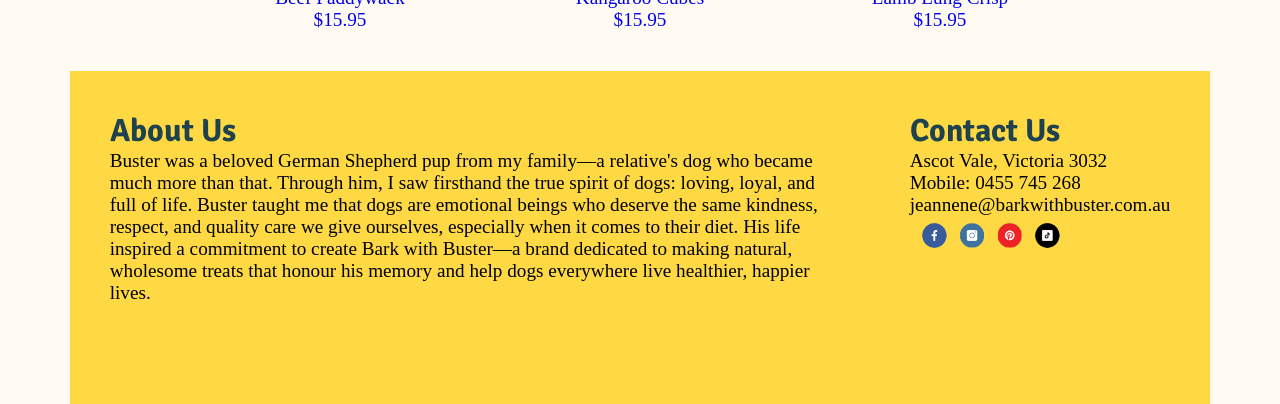
<file: pages/productPagreRoo.html>
<!DOCTYPE html>
<html>
     <head>   
        <title> Bark With Buster </title>
        <link rel = "stylesheet" href="css/global.css">
        <link rel = "stylesheet" href="css/productPage.css">
        <meta name="viewport" content="width=device-width, initial-scale=1.0">
    </head>

    <nav>
        <section class="navigation-bar">
        <a href="../index.html">
        <div class = "logo">
             <img src= "assets/icons/logo-bark-buster.png" alt = "login"/>
        </div>
        </a>

        <button class ="hamburger" id="hamburger">
            <span></span>
            <span></span>
            <span></span>
        </button>

        <div class= "text">
            <a href="#" class = "link-properties">About us</a> 
            <a href="productList.html" class = "link-properties">Shop</a> 
            <a href="#" class = "link-properties">Review</a> 
        </div>
        <section class = "nav-bar-image">
            <img src= "assets/icons/search.png" alt = "login" class="hide-mobile"/>
            <img src ="assets/icons/heart.png" alt="favorite" class="hide-mobile"/>
            <img src= "assets/icons/person.png" alt = "login"/>
            <a href="cart.html" class="cart-link">
                <img src= "assets/icons/shopping-bag.png" alt = "login"/>
                <span class="cart-count">0</span>
            </a>
            </section>
        </section>
        
    </nav>
   
    <body>
    <div class="mobile-menu" id="mobile-menu">
    <button class="close-menu" id="close-menu">✕</button>
    <ul>
        <li><a href="../index.html">Shop Now <span>></span></a></li>
        <li><a href="productList.html">New Arrivals <span>></span></a></li>
        <li><a href="#">Best Sellers <span>></span></a></li>
        <li><a href="#">About Us <span>></span></a></li>
        <li><a href="#">Reviews <span>></span></a></li>
    </ul>
    </div>
    <div class="nav-path">
        <a href="../index.html">Home</a>
        <span> → </span>
        <a href ="productList.html">All Products</a>
        <span> → </span>
        <span>Kangaroo Cubes</span>
    </div>

    <!-- product Details -->
        <section class="all-product">
            <div class="all-images">
                <div class="product-images">
                    <img src="assets/image/kangaroo-cubes.png" alt="chicken heart">
                </div>
                <div class="image-gallery">
                    <div class="indiv-image">
                        <img src="assets/image/kangaroo-cubes.png" alt="chicken heart">
                    </div>
                     <div class="indiv-image">
                        <img src="assets/image/chicken-heat-treats.webp" alt="chicken heart treats">
                    </div>
                     <div class="indiv-image">
                        <img src="assets/image/kangaroo-back.png" alt="chicken heart">
                    </div>
                </div>
            </div>
            <div class = "product-details">
                <div class = "title-price">
                    <h2> Kangaroo Cubes </h2>
                    <h4>$15.95</h4>
                </div>
                <div class = "detail-reviews">
                    <p>Air Dried Dog Treats</p>
                    <p> Availability: In Stock</p>
                </div>
                <div class ="weight-quantity">
                    <div class="weight-selection">
                        <p> Weight </p>
                        <button class="weight" value="100g">
                            <p> 100 g </p>
                        </button>
                        <button class="weight" value="200g">
                            <p> 200 g</p>
                        </button>
                        <button class = "weight" value="500g">
                            <p> 500 g</p>
                        </button>
                    </div>
                    <div class="quantity-selection">
                        <p> Quantity</p>
                        <div class="quantity-button">
                            <button class = "qty-decrease" data-id="decrease"> - </button>
                            <span class = "qty-value" id="qty-display"> 1 </span>
                            <button class="qty-increase" data-id="increase"> + </button>
                        </div>   
                    </div>
                </div>
            <button class ="add-to-cart" data-id="6" data-image="assets/image/kangaroo-cubes.png">
                <p> Add to cart</p>
            </button>
                <h3>Product Details</h3>
                <p> Made from 100% Australian kangaroo cubes and gently air-dehydrated, these bite-sized cubes are packed with protein, naturally low in fat,  and perfect for frequent rewards without overfeeding.</p>
             <details>
                <summary>How to use</summary>
                <p>Feed as a treat or training reward alongside a complete and balanced diet.
                    <br>
                    Suitable for:<br>✔ Puppies from weaning age<br>✔ Adult dogs of all breeds and sizes <br> Dogs with grain sensitivities or food allergies
                    <br>
                    Because kangaroo cubes are a delicate meat, feed in moderation as part of a balanced treat rotation. Always provide fresh drinking water.</p>
            </details>
            </div>
        </section>

        <!-- Reviews -->
        <section class = "reviews">
             <h4>Reviews</h4>
            <div class="review-layout">
                <div class="star-rating">
                    <h5> 5 out of 5</h5>
                    <img src ="assets/image/stars.png" alt = "stars">
                </div>
                <a href="#" class = "review-properties">10 reviews</a> 
            </div>
            <div class="name-review">
                 <img class="profile-pic" src="assets/image/profile-pic1.png" alt="reviewer1">
                 <div class="reviewer-info">
                    <h5> Eirin B</h5>
                    <img src ="assets/image/stars.png" alt = "stars">
                    <p>My dog loves it! She eats it enthusiastically at every meal, and it’s clear she really enjoys the taste. I appreciate that it has a good balance of nutrients. The size and crunch are perfect for her, making mealtime easy and stress-free. </p>
                    <img src = "assets/image/kangaroo-cubes.png" alt="product review">
                </div>
            </div>
               <div class="name-review">
                 <img class="profile-pic" src="assets/image/dog-review.png" alt="reviewer1">
                 <div class="reviewer-info">
                    <h5> Kristy J</h5>
                    <img src ="assets/image/stars.png" alt = "stars">
                    <p> The dogs absolutely love it! </p>
                    <img src = "assets/image/dog-eating.png" alt="product review">
                </div>
            </div>
            <p> View More </p>

            <!-- Recommended Products -->
            <section class="recommended_products">
                <h2>Products you may like</h2>
                <div class=" product-line">
                    <a href="productPageBeef.html" class="products">
                        <img src="assets/image/beef-paddywack.webp" alt="beef_paddywack">
                        <p> Beef Paddywack </p>
                        <p> $15.95 </p>
                    </a>
                    <a href="productList.html" class="products">
                        <img src="assets/image/kangaroo-cubes.png" alt="beef_paddywack">
                        <p> Kangaroo Cubes </p>
                        <p> $15.95 </p>
                    </a>
                    <a href="#" class="products">
                        <img src="assets/image/lamb_liver.webp" alt="lamb-lung-crisp">
                        <p>Lamb Lung Crisp</p>
                        <p>$15.95</p>
                    </a>
                </div>
        </section>
        
        <footer>
            <section class="footer">
            <div class="about-us">
                <h2>About Us</h2>
                <p>Buster was a beloved German Shepherd pup from my family—a relative's 
                    dog who became much more than that. Through him, I saw firsthand the true spirit of 
                    dogs: loving, loyal, and full of life. Buster taught me that dogs are emotional 
                    beings who deserve the same kindness, respect, and quality care we give ourselves, 
                    especially when it comes to their diet. His life inspired a commitment to create 
                    Bark with Buster—a brand dedicated to making natural, wholesome treats that honour 
                    his memory and help dogs everywhere live healthier, happier lives.</p>
            </div>
            <div class="contact-us">
                <h2> Contact Us </h2>
                <p>Ascot Vale, Victoria 3032 <br>
                    Mobile: 0455 745 268<br>
                    jeannene@barkwithbuster.com.au</p>
                <img src="assets/image/social-logo.png" alt="social logo">
            </div>
        </section>
    </footer>
        <script src ="script/global.js"></script>
        <script src="script/productPage.js"></script>
    </body>
</html>
</file>
<file: pages/css/global.css>
*{
    margin: 0;
    padding: 0;
    box-sizing: border-box;
}


/* TEXT AND FONTS */
@font-face {
    font-family:'Signika Negative';
    src: url(../assets/fonts/SignikaNegative-VariableFont_wght.ttf) format('truetype');
}

h2{
    font-family:'Signika Negative' ;
    font-size: 3.2rem;
    color:#1E424E;
}

h3{
    font-family: Sinhala Sangam MN;
    font-size: 1.5rem;
}

h3 a{
    text-decoration: none;
    color: black;
}

h4{
    font-family: Sinhala Sangam MN;
    font-size: 1.5rem;
    color:#1E424E;
}

p{
    font-family: Sinhala Sangam MN;
    font-size: 1.2rem;
}

body{
    background-color: #FFFBF2;
}

/*Input Buttons*/
input{
    border: 1px solid #000000;
    font-size: 1rem;
    border-radius: 1rem;
    padding: 0.5rem;
    background-color: transparent;
}

.checkout-button{
    width: 100%;
    padding: 1rem;
    border-radius: 1rem;
    background-color:#286376;
    color: #FFFBF2;
    font-size: 1rem;
    border: none;
}

.summary-rows{
    display: flex;
    flex-direction: row;
    justify-content: space-between;
    align-items: center;
}

/*CSS Navigation*/
.navigation-bar{
    background-color: #FED944;
    height: 100px;
    display: flex;
    justify-content: space-between;
    align-items: center;
    padding: 20px;
}

.logo{
    max-width: 100%;
}

.mobile-menu{
    display: none;
}

.hamburger{
    display: none;
    flex-direction: column;
    gap: 5px;
    background: none;
    border: none;
    cursor: pointer;
}

.hamburger span{
    width: 25px;
    height: 3px;
    background: black;
    border-radius: 3px;
}

.text{
    text-align: center;
    display: flex;
    gap: 40px;
    flex-wrap: wrap;
}

.nav-bar-image{
    position: relative; 
    max-width: 100%;
    height: auto;
    max-width: 100%;
    display: flex;
    gap: 20px;
}

.nav-bar-image img{
    width: 35px;
    height:35px;
}

.cart-link{
    position: relative;
}

.cart-count{
    position: absolute;
    background-color: red;
    color: white;
    border-radius: 50%;
    width: 1rem;
    height: 1rem;
    font-size: 0.9rem;
    left: 1.5rem;
    bottom: 1.5rem;
    display: none;
}



.cart-count.active{
    display: flex;
    justify-content: center;
    align-items: center;
}

.link-properties{
    font-family: Sinhala Sangam MN;
    text-decoration: none; 
    color: #1E424E;
    font-size: 20px;
    font-weight: bold;
    text-align: center;
}

/* Footer */
.footer{
    display: flex;
    flex-direction: row;
    gap: 5rem;
    padding: 40px;
    padding-bottom: 100px;
    width: 100%;
    background-color: #FED944;
}

.footer h2{
    font-size: 2rem;
}

.about-us{
    max-width: 45rem;
}

.contact-us img{
    object-fit: contain;
    width: 10rem;
    max-width: 100%;
}

/* Navigation Path */
.nav-path {
    padding: 1rem 2.5rem;
    font-size: 0.9rem;
    color: #555;
}

.nav-path a {
    text-decoration: none;
    color: #555;
    font-family: Sinhala Sangam MN;
}

.nav-path a:hover {
    color: #1E424E;
}

.nav-path span {
    color: #555;
    font-family: Sinhala Sangam MN;
}

.search-overlay {
    display: none;
    position: fixed;
    top: 0;
    left: 0;
    width: 100%;
    height: 100%;
    background-color: rgba(0,0,0,0.5);
    z-index: 999;
    justify-content: center;
    align-items: center;
}

.search-overlay.active {
    display: flex;
}

.search-box {
    background-color: #FFFBF2;
    padding: 2rem;
    border-radius: 12px;
    display: flex;
    gap: 0.5rem;
    align-items: center;
    width: 80%;
    max-width: 500px;
}

.search-box input {
    flex: 1;
    font-size: 1rem;
    padding: 0.5rem 1rem;
    border-radius: 20px;
}

#search-submit {
    background-color: #1E424E;
    color: #FFFBF2;
    border: none;
    padding: 0.5rem 1rem;
    border-radius: 20px;
    cursor: pointer;
}

#search-close {
    background: none;
    border: none;
    font-size: 1.2rem;
    cursor: pointer;
}

@media (max-width: 390px){

    .hamburger{
        order: 1;
        display: flex;
        flex-direction: column;
        gap: 5px;
    }

    .navigation-bar{
        justify-content: flex-start;  
        gap: 1rem;
    }
    .navigation-bar a{
        order: 2;
    }

    .hide-mobile {
        display: none;
    }

    .nav-bar-image{
        order: 3;
        margin-left: auto;
    }
    .cart-link {
        position: relative;
        display: flex;       
        align-items: center;
    }

    .cart-link img {
        width: 35px;         
        height: 35px;
        display: block;
    }
    
        .logo img{
        width: 4rem;
    }

    .text{
        display: none;
    }

    h2{
        font-size: 2.2rem;
    }

    p{
        font-size: 1.5rem;
    }

    .about-us{
        display: none;
    }

    .mobile-menu {
        display: block;
        position: fixed;
        top: 0;
        left: 0;
        width: 75%;
        height: 100%;
        background-color: #FFFBF2;
        z-index: 999;
        padding: 2rem;
        transform: translateX(-100%);
        transition: transform 0.3s ease;
    }

    .mobile-menu.open {
        transform: translateX(0);
    }

    .close-menu {
        background: none;
        border: none;
        font-size: 1.5rem;
        cursor: pointer;
        margin-bottom: 2rem;
        display: block;
    }

    .mobile-menu ul {
        list-style: none;
        padding: 0;
        margin: 0;
    }

    .mobile-menu li {
        border-bottom: 1px solid #ddd;
    }

    .mobile-menu a {
        display: flex;
        justify-content: space-between;
        align-items: center;
        padding: 1rem 0;
        text-decoration: none;
        color: #111;
        font-weight: bold;
        font-size: 2rem;
        font-family: Sinhala Sangam MN;
    }
        
}
</file>
<file: pages/css/home-page.css>
.hero-text{
    display: flex;
    flex-direction: column;
    gap: 20px;
}

.hero{
    height: 400px;
    width: 100%;
    background-color: #FFDB77;
    justify-content: space-between;
    display: flex;
    align-items: center;
}

.hero-text{
    padding-left: 40px;
}

.hero-text h1{
    font-size: 5rem;
    font-family: skia;
    flex-wrap: wrap;
    color:#1E424E;
}

.hero-text p{
    font-size: 25px;
    font-family: 'Signika Negative';
    color:#1E424E;
} 

.button{
    height: 80px;
    width: 300px;
    background-color: #E19E11;
    border-radius: 40px;
    text-align: center;
    border: none;
}

.button p{
    margin:0;
    font-family: Sinhala Sangam MN;
    color:#1E424E;
    font-weight: bold;
    font-size: 40px;
}

.hero-images img{
    position: relative;
    width: 70%;
    height: auto;
    object-fit: contain;
    margin-left: auto;
    max-width: 100%;

}

.hero-image-mobile img{
    display: none;
}

.hero-images{
    display: flex;
}

.awards{
    height: 500px;
    width: 100%;
    background-color: #FFFBF2;
    display: flex;
    flex-direction: column;
    align-items: center;
    row-gap: 10px;
    justify-content: center;
    background-image: url('../assets/image/ear_l.png'), url('../assets/image/ear_r.png');
    background-position: left bottom -100px, right bottom -100px;
    background-size: 200px auto;
    background-repeat: no-repeat;
}

.awards p{
    font-size: 20px;
    font-family:Sinhala Sangam MN;
    text-align: center;
    color:#1E424E;
}

.image_awards{
   max-width: 100%;
   height: auto;
   display: flex;
   flex-direction: row;
   gap: 40px;
}

.image_awards img{
    width: 200px;
    height: 150px;
    object-fit: contain;  
}
.awards-row{
    text-align: center;
}

.recommended_products h2 {
    margin-bottom: 1rem;  
}

.recommended_products{
    display: flex;
    flex-direction: column; 
    align-items: center;
    justify-content: center;
    gap: 20px;
    height: 600px;
    width: 100%;
    background-color: #FFDB77;
    overflow-x: visible;
}

.recommended_products a{
    text-decoration: none;
}

.first_product {
    display: flex;
    flex-direction: row;
    gap: 1.5rem;
    overflow-x: auto;  
    scroll-snap-type: x mandatory;
    padding-bottom: 1rem;
    -ms-overflow-style: none;  
    width: 100%;
}

.first_product::-webkit-scrollbar {
    display: none;  
}

.first_product .products {
    flex-shrink: 0;  
    scroll-snap-align: start;
    width: 20rem;
}

.products img{
    width: 300px;
    max-width: 100%;
    flex-shrink: 0;
    min-width: 300px;
    object-fit: contain;
}


.recommended_products p{
    font-family: Sinhala Sangam MN;
    text-decoration: none;
    color: #1E424E;
    font-size: 20px;
    font-weight: bold;
    text-align: center;
}

.categories{
    display: flex;
    flex-direction: column;
    align-items: center;
    justify-content: center;
    gap: 20px;
    height: 400px;
    background-color: #FFFBF2;
    background-image: url('../assets/image/Paws-1.png'), url('../assets/image/Paws-2.png');
    background-position: left bottom -120px, right top -100px;
    background-size: contain;
    background-repeat: no-repeat;
}

.boxed-products{
    background-color: #1E424E;
    width: 200px;
    height: 200px;
    border-radius: 10px;
    display: flex;
    flex-direction: column;
    align-items: center;
    justify-content: center;
}

.all_categories{
    display: flex;
    flex-direction: row;
    gap: 20px;
}

.boxed-products img{
    width: 150px;
    height: auto;
}
.boxed-products p{
    color: #FFFBF2;
    font-family: Sinhala Sangam MN;
    font-weight: bold;
}

.boxed-products a {
    text-decoration: none;
    color: inherit;
    display: flex;
    flex-direction: column;
    align-items: center;
}


/*Mobile Responsiveness*/
@media (max-width: 390px){
    body{
        overflow-x: hidden;
    }

    .hero{
        height: 300px;
        width: 100%;
    }

    .hero h1{
        font-size: 2.5rem;
    }

    .hero p{
        font-size: 1rem;
    }
    .button{
        width: 10rem;
        height: 3rem;
    }

    .awards{
        height: auto;
        width: 100%;
        background-color: #FFFBF2;
        display: flex;
        flex-direction: column;
        align-items: center;
        row-gap: 10px;
        justify-content: center;
        padding: 2rem 1rem;
        background-image: url('../assets/image/ear_l.png'), url('../assets/image/ear_r.png');
        background-position: left bottom -100px, right bottom -100px;
        background-size: 7rem auto;
        background-repeat: no-repeat;
    }

    .awards p{
        font-size: 1rem;
    }

    .image_awards{
        display: grid;
        grid-template-columns: repeat(2, 1fr);
        gap: 1rem;
        width: 100%;
        padding-top:1rem;
        padding-bottom: 4rem;
    }

    .awards-row{
        display: flex;
        flex-direction: row;
        align-items: center;
        text-align: center;
    }

    .awards img{
        width: 3rem;
        height: 3rem;
        object-fit: contain;
    }

    .boxed-products p{
        font-size: 0.5rem;
    }
    
    .hero-images img{
        display: none;
    }

    .hero-image-mobile img{
        display: flex;
        width: 100%;
    }

    .recommended-products{
        gap: 0.5rem;
        height: auto;
    }

    .first_product {
        gap: 1rem;
        overflow-x: auto;
        width: 100%;
        padding: 0 2rem;
    }

    .first_product .products {
        width: 20rem;    
        flex-shrink: 0;
        scroll-snap-align: center; 
    }


    .all_categories {
        flex-wrap: wrap;    
        justify-content: center;
        gap: 10px;
    }

    .boxed-products {
        width: 150px;         
        height: 150px;
    }

    .boxed-products img {
        width: 100px;         
    }

    .categories {
        height: auto;          
        padding: 2rem 0;
    }
    

}
</file>
<file: pages/css/cart.css>
.checkout{
    display: flex;
    flex-direction: column;
    justify-content: center;
    align-items: center;
    gap: 1rem;
    width: 55rem;
    margin: 0 auto;
    padding: 1rem;
}

/* progress bar */
.progress-bar-bg{
    width: 100%;
    height: 15px;
    background-color: #D9D9D9;
    border-radius: 2rem;

}

.progress-bar-fill{
    width: 80%;
    height: 100%;
    background-color: #FF9393;
    border-radius: 2rem;
    
}

/* progress summary */
.products-summary{
    display: flex;
    flex-direction: row;   
    width: 80rem;
    gap: 2rem;
    align-items: stretch;
}

.cart-all-product{
    flex: 2;
    border: 1px solid #000000;
    border-radius: 8px;
    padding: 16px;
    background: transparent;
    display: flex;
    flex-direction: column;
    height: auto;
}

.order-summary{
    flex: 0.8;
    border: 1px solid #000000;
    border-radius: 8px;
    padding: 1rem;
    background: transparent;
    display: flex;
    flex-direction: column;
    align-items: center;
    gap: 0.5rem;
}

/* cart details */
#cart-row{
    display: flex;
    flex-direction: column;  
    width: 100%;
}

.cart-item{
    display: grid;
    grid-template-columns: 3fr 2fr 2fr 0.1fr; 
    padding: 16px 20px;
    align-items: center;
    width: 100%;
    box-sizing: border-box;
}
.cart-heading{
    display: grid;
    grid-template-columns: 3fr 2fr 2fr 0.1fr;  
    padding: 12px 20px;
    font-weight: bold;
    border-bottom: 1px solid #000000;
    width: 100%;
}

.cart-product{
    display: flex;
    flex-direction: row;
}
.cart-product img{
    width: 100px;
    height: auto;
    object-fit: contain;
}

/* button designs */
.quantity-button{
    display: flex;
    width: 80px;
    height: 30px;
    background-color: #FFDB77;
    justify-content: space-between;
    align-items: center;
    border-radius: 0.5rem;
    padding: 0 10px;
}

.qty-decrease{
    border: none;
    background-color: #FFDB77;
}

.qty-increase{
    border: none;
    background-color: #FFDB77;
}

.weight{
    appearance: none;
    -webkit-appearance: none;
    background-image: url('../assets/image/arrow-down.png');
    background-repeat: no-repeat;
    background-position: right 0.75rem center;
    width: 40%;
    font-family: Sinhala Sangam MN;
    border: 1px solid #000;
    background-color: #F4F4F4;
    border-radius: 2rem;
    font-size: 0.9rem;
    padding: 0.5rem;
    color: #000;
    cursor: pointer;
    background-size: 0.8rem;  
    padding-right: 2rem;  
}

.mobile-weight{
    display: none;
}

.remove-item {
    background: none;
    border: none;
    font-size: 1rem;
    cursor: pointer;
    color: #555;
    padding: 0.2rem 0.5rem;
    position: right;
    margin-bottom: auto;
}

.remove-item:hover {
    color: #000;
}

/*order summary details */
.order-summary h2{
    font-size: 1.8rem;
}

.discount{
    align-self: flex-start;
}


.code-apply{
    display: flex;
    gap: 1rem;
    width: 100%;
}

.apply{
    border-radius: 1rem;
    padding: 0.5rem;
    background-color: #FED944;
    border: none;
    width: 50%;
    font-size: 1rem;
    color:#1E424E;
}

input{
    border: 1px solid #000000;
    font-size: 1rem;
    border-radius: 1rem;
    padding: 0.5rem;
    background-color: transparent;
}

.amount-rows{
    width: 100%;
    padding-top: 4rem;
    margin-top: auto;
}

.order-summary a{
    width: 100%;
}

.last-row{
    border-top: 1px solid #000;
    padding-top: 0.5rem;
}

.summary-rows p{
    color: #1E424E; 
}
.last-row p{
    font-weight: bold;
}


@media (max-width: 390px){
    .checkout {
        width: 100%;          
        padding: 1rem;
    }

    .products-summary {
        display: flex;
        flex-direction: column;
        width: 100%;
        justify-content: space-between;
    }

    .cart-item{
        display: flex;
        flex-direction: row;
        padding: 10px;
        grid-template-columns: 2fr 1fr;  
        border-bottom: 1px solid #ddd;
        position: relative; 
    }

    .mobile-weight{
        display: flex;
    }

    .mobile-weight p{
        font-size: 1rem;
        font-family: Sinhala Sangam MN;
    }

    .cart-heading {
        grid-template-columns: 2fr 1fr;
    }
    .cart-all-product {
        flex: none;
        width: 100%;
        border: none;
        border-radius: none;
        }
    .cart-product img {
        width: 100px;
        height: 100px;
        object-fit: contain;
        }

    .product-title h4{
        font-size: 1.2rem;
        }

    .pricing h3{
        color: #CB5A04;
    }

    .weight {
        display: none;
        width: 100%;
        appearance: none; 
        -webkit-appearance: none;
        background-color: #F4F4F4;
        border-radius: 20px;
        padding: 0.5rem 2rem 0.5rem 1rem;
        font-size: 0.9rem;
        color: #000;
        cursor: pointer;
        background-repeat: no-repeat;
        background-position: right 0.75rem center;
    }

    .order-summary {
        width: 100%;
        flex: 0.8;
        border: none;
        padding: 1rem;
        display: flex;
        flex-direction: column;
        align-items: center;
        gap: 0.5rem;
        min-height: 20rem;
    }

    .order-summary h2{
        display: none;
    }

    .summary-rows{
        border-bottom: 1px solid #286376;
    }

    .discount{
        display: none;
    }

    .code-apply{
        display: none;
    }

    .amount-rows {
        padding-top: 1rem; 
        margin-top: auto;   
    }

    .order-summary a {
        width: 100%;
        display: block;

    }

}
</file>
<file: pages/css/checkout.css>
.checkout-info{
    display: flex;
    flex-direction: row;
    align-items: stretch;
    width: 100%;
}

/* checkout input summary */
.checkout-summary{
    flex: 1;
    display: flex;
    flex-direction: column;
    gap: 1rem;
    padding: 2rem;
}

input{
    border-radius: 0.2rem;
    padding: 1rem;
    font-size: 1.2rem;
}

.contact{
    display: flex;
    flex-direction: column;
    width: 100%;
    gap: 0.5rem;
}

.delivery{
    display: flex;
    flex-direction: column;
    width: 100%;
    gap: 0.5rem;
}

.row-input{
    display: flex;
    flex-direction: row;
    gap: 0.2rem;
}

.row-input input{
    flex: 1;
}

.payment{
    display: flex;
    flex-direction: column;
    width: 100%;
    gap: 0.5rem;
}

.checkout-button{
    width: 100%;
    border-radius: 0.5rem;
    background-color: #286376;
    color: #FFFBF2;
}

/* Order Summary Details */
.order-summary{
    flex: 1;
    background-color: #FFEEC8;
    display: flex;
    flex-direction: column;
    align-self: stretch;
    padding: 2rem;
    min-height: 100vh;
}

.cost{
    width: 100%;
    margin-top: 2rem;
}

.product-details{
    display: flex;
    flex-direction: row;
    border-bottom: 1px solid #000;
    padding-bottom: 1rem;
    margin-bottom: 1rem;
}

.product-details img{
    width: 30%;
}

.product-info h2{
    font-size: 2.4rem;
}

.price{
    margin-left: auto;
    align-self: flex-end;
}

.order-summary-header {
    display: none; 
}

.order-summary-content {
    display: none;
}


@media (max-width: 390px){
    .checkout{
    display: flex;
    flex-direction: column;
    min-height: auto;          
    }

    .checkout-summary {
        width: 100%;
        padding: 1rem;
    }

    .contact{
        width: 100%;
    }

    .deliver{
        width: 100%;
    }

    .payment {
        width: 100%;             
    }

    .row-input{
        display: flex;
        flex-direction: row;
        min-width: auto;
        gap: 0.2rem;
    }

    .row-input input {
        flex: 1;               
        min-width: 0;          
    }
    .order-summary h2{
        display: none;
    }

    .product-info h2{
        font-size: 1.5rem;
    }

    .order-summary{
        display: none;
    }

    .order-summary-header {
        display: flex;
        justify-content: space-between;
        align-items: center;
        cursor: pointer;
        padding: 1rem;
        width: 100%;
        background: none;
        border: none;
        border-bottom: 1px solid #ddd;
    }

    .order-summary-content {
        display: none;  
     
    }

    .order-summary-content.open {
        display: block;
        padding-right: 0.3rem;
        padding-top: 0.4rem;
    }
}
</file>
<file: pages/css/confirmation.css>
.purchase{
    display: flex;
    flex-direction: column;
    align-items: center;
    width: 100%;
    padding: 2rem;
}

.buttons{
    display: flex;
    flex-direction: row;
    width: 80%;
    gap: 5rem;
    padding-top: 4rem;
}

.view-order{
    flex: 1;
    padding: 1rem;
    background-color:#286376;
    color: #FFFBF2;
    font-size: 1rem;
    border: none;
}
.find-more{
    flex: 1;
    padding: 1rem;
    background-color:#FED944;
    color: #000;
    font-size: 1rem;
    border: none;
}

/* TEXT */
h3{
    font-size: 3rem;
    color: #1E424E;
}

h2{
    font-size: 5rem;
}

@media (max-width: 390px){
    .purchase {
    padding: 1rem;
    justify-content: center;
    align-self: center;
    text-align: center;
    padding-top: 2rem;
    padding-bottom: 2rem;
  }

  .purchase img {
    width: 100%;       
    height: auto;
    max-width: 100%;
  }

  .buttons {
    width: 100%;     
    gap: 1rem;          
    padding-top: 2rem;
    flex-direction: column; 
  }

  .view-order,
  .find-more {
    width: 100%;        
    padding: 1rem;
    font-size: 1rem;
    border-radius: 0.5rem;
  }

  h3{
    font-size: 2rem;
    color: #1E424E;
    }

    h2{
        font-size: 2.5rem;
    }

}
</file>
<file: pages/css/productList.css>
.all-products{
    display: flex;
    justify-content: center;
    align-items: center;
    flex-direction: column;
    gap: 1.5rem;
    padding-left: 2rem;
    padding-bottom: 2rem;
}

.product-image{
    background-color: #FFDB77 ;
    width: 200px;
    height: 200px;
    display: flex;
    justify-content: center;
    align-items: center;
}

.product-image img{
    width: 100%;
    height: auto;
}

#product-container{
    flex: 1;
    display: grid;
    grid-template-columns: repeat(2, 1fr);
    row-gap: 1rem;
    column-gap: 0.2rem;
}

.variety-product{
    display: flex;
    flex-direction: row;
    gap: 1.5rem;
    align-items: center;
    width: 100%;
}

.products-filter{
    display: flex;
    flex-direction: row;
    align-items: flex-start;
    gap: 6rem;
    width: 100%;
}

.filter{
    width: 200px;
    flex-shrink: 0;
    display: flex;
    flex-direction: column;
    gap: 8px;
}

/* filtering details */
.filtering{
    display: none;
}

.protein-type{
    display: flex;
    flex-direction: column;
    gap: 8px;
    padding: 1rem;
    border-bottom: 3px solid #000;
    border-top: 3px solid #000;
    font-family: Sinhala Sangam M;
}


.filter label{
    display: flex;
    align-items: center;
    gap: 10px;
    font-size: 1rem;
    cursor: pointer;
    font-family: Sinhala Sangam MN;
}

.filter p{
    font-weight: bold;
    font-size: 1.8rem;
}

.filter input[type="checkbox"] {
    appearance: none;
    -webkit-appearance: none;
    width: 18px;
    height: 18px;
    border: 2px solid #1E424E;
    border-radius: 4px;
    cursor: pointer;
    flex-shrink: 0;
    position: relative;
}

.filter input[type="checkbox"]:checked {
    background-color: #1E424E;
}

.filter input[type="checkbox"]:checked::after {
    content: 'X';
    position: absolute;
    color: #FFFBF2;
    font-size: 0.8rem;
    top: 50%;
    left: 50%;
    transform: translate(-50%, -50%);
}

.by-health{
    display: flex;
    flex-direction: column;
    gap: 8px;
    padding: 1rem;
    border-bottom: 3px solid #000;
}

.texts{
    display: flex;
    flex-direction: column;
    gap: 0.2rem;
}

/* product designs */
.add-cart{
    background-color: #1E424E;
    width: 100%;
    height: 45px;
    align-items: center;
    display: flex;
    justify-content: center;
    border-radius: 5px;
     margin-top: 0.5rem;
}


.add-cart p{
    color: #FFFBF2;
    font-size: 1rem;
}

 .add-cart:hover p {
        color: #FFDB77; 
    }

.weight{
    border-radius: 0.3rem;
    font-family: Sinhala Sangam MN;
    border: 1px solid #000;
     appearance: none;
    -webkit-appearance: none;
    background-image: url('../assets/image/arrow-down.png');
    background-repeat: no-repeat;
    background-position: right 0.75rem center;
    background-color: #FFFBF2;
    font-size: 0.9rem;
    font-weight: bolder;
    padding: 0.5rem;
    color: #000;
    background-size: 0.8rem;  
    padding-right: 2rem;  
}

.price-alignment{
    display: flex;
    flex-direction: row;
    flex-wrap: wrap;
    align-items: center;
    justify-content: space-between;
    gap: 0.5rem;
    width: 100%;
}
.price-display {
    flex: 1; 
    width: auto;
}

.price-display{
    color: #CB5A04; 
}


/*Mobile Responsiveness*/
@media (max-width: 390px){

    .all-products{
        display: flex;
        flex-direction: column;
    }

    .filtering{
        display: flex;
        background-color: #FFDB77;
        padding: 0.8rem;
        justify-content: center;
        border: none;
        border-radius: 0.2rem;
        gap: 0.2rem;
    }
    .products-filter{
        display: flex;
        flex-direction: column;
        align-items: flex-start;
        gap: 2rem;
        width: 100%;
    }

    .filter{
        width: 5rem;
        height: auto;
    }

    .protein-type{
        display: none;
    }
    .by-health{
        display: none;
    }

    .filter h3{
        display: none;
    }


    #product-container {
        grid-template-columns: 1fr; 
        gap: 1rem;
    }

    .variety-product {
        flex-direction: row; 
        gap: 1rem;
        align-items: stretch;
        border-radius: 12px;
        overflow: hidden;
        padding: 0.5rem;
    }

    .product-image {
        width: 140px;
        height: 140px;
        flex-shrink: 0; 
        background-color: #FFDB77;
        border-radius: 0.2rem;
        padding: 0.5rem;
    }

    .texts {
        flex: 1;
        display: flex;
        flex-direction: column;
        justify-content: space-between;
        background-color: #FFFBF2;
        padding: 0.5rem 0;
    }

    .texts h3 {
        font-size: 1rem;
        margin-bottom: 0.2rem;
    }

    .texts p {
        font-size: 0.8rem;
    }

   .price-display {
        width: 100%;  
        min-width: 100%;
    }

    .add-cart {
        flex: 1;     
        width: auto;
        margin-top: 0;
        height: 2.2rem;
    }


    .weight {
        font-size: 0.75rem;
        padding: 0.5rem 1.7rem 0.5rem 0.5rem;  
        background-size: 0.6rem;                 
        background-position: right 0.4rem center;
        border-radius: 0.3rem;
        width: auto;
    }

    .price-alignment{
        flex-wrap: wrap;
    }


    .add-cart p {
        font-size: 0.8rem;
    }
}
</file>
<file: pages/css/productPage.css>
.all-product{
    display: flex;
    justify-content: center;
    gap: 2rem;
    padding-top: 0.2rem;
    max-width: 1200px;
    width: 100%;
    margin: 0 auto;
}


.product-details{
    flex: 1.5;
    display: flex;
    flex-direction: column;
    align-items: left;
    gap: 0.4rem;
}


.title-price{
    display: flex;
    flex-direction: row;
    align-items: center;
    justify-content: space-between;
    gap: 2rem;
}

.title-price h4{
    font-family: Sinhala Sangam MN;
    font-size: 2rem;
    color: #CB5A04;
}


.all-images{
    flex: 1;
    display: flex;
    flex-direction: column;
    gap: 0.5rem;
    padding-left: 3rem;
}

.product-images{
    width: 100%;
    height: auto;
    background-color: #FFDB77;
    justify-content: center;
}

.image-gallery{
    display: flex;
    flex-direction: row;
    justify-content: center;
    gap: 0.3rem;
}

.product-images img{
    height: auto;
    max-width: 100%;
}

.indiv-image{
    width: 100px;
    height: 100px;
    background-color: #FFDB77;
    justify-content: center;
}

.indiv-image img{
    height: auto;
    max-width: 100%;
}

.weight-quantity{
    display: flex;
    flex-direction: row;
    width: 100%;
    justify-content: space-between;
    margin-top: 1.5rem;
}

.weight{
    width: 70px;
    height: 35px;
    background-color: #FFDB77;
    border-radius: 3rem;
    text-decoration: none;
    border: 2px solid transparent;
}

.weight.selected{
    border: 2px solid #000;
}

.quantity-button{
    display: flex;
    width: 80px;
    height: 30px;
    background-color: #FFDB77;
    justify-content: space-between;
    align-items: center;
    border-radius: 0.5rem;
    padding: 0 10px;
}

.qty-decrease{
    border: none;
    background-color: #FFDB77;
}

.qty-increase{
    border: none;
    background-color: #FFDB77;
}

.weight-selection p{
    font-weight: bold;
    font-size: 1rem;
}

.add-to-cart{
    width: 100%;
    height: 55px;
    background-color: #286376;
    border-radius: 1rem;
    box-sizing: border-box;
}

.add-to-cart p{
    color: #FFFBF2;
    font-size: 1.5rem;
}

/*Details on Product*/
details {
  padding: 12px 0;
  width: 100%;
}

summary{
    list-style: none;
    font-family: Sinhala Sangam MN;
    font-size: 1.5rem;
    font-weight: bold;
    display: flex;
    width: 100%;
    justify-content: space-between;
}

summary::-webkit-details-marker {
  display: none;
}

summary::after {
  content: 'v';
}

/*Review CSS */
.reviews{
    display: flex;
    flex-direction: column;
    justify-content: center;
    align-items: center;
    gap: 0.5rem;
}

.review-layout{
    display: flex;
    flex-direction: row;
    align-items: flex-start;
    gap: 1rem;
}

.star-rating img{
    max-width: 100%;
    height: auto;
    width: 4rem;
}

.name-review{
    align-self: flex-start;
    display: flex;
    flex-direction: row;  
    gap: 1rem;  
    padding-left: 10rem;
    width: 100%;
    max-width: 80%;
}

.profile-pic{
    width: 50px;
    height: 50px;
    border-radius: 50%;
    object-fit: cover;
    flex-shrink: 0;
}

.reviewer-info img{ 
    max-width: 100%;
    width: 5rem;
}

.view-more{
    text-decoration: underline;
}

/*Recommended Products*/
.recommended_products{
    display: flex;
    flex-direction: column; 
    align-items: center;
    justify-content: center;
    height: auto;
    width: 100%;
    overflow-x: scroll;
    padding-top: 2rem;
    padding-bottom: 2rem;
}

.recommended_products a{
    text-decoration: none;
}

.product-line{
    display: flex;
    flex-direction: row;
    padding-top: 2rem;
}

.products{
    display: flex;
    flex-direction: column;
    align-items: center;
}

.products img{
    width: 300px;
    max-width: 100%;
    flex-shrink: 0;
}

.indiv-image img {
    cursor: pointer;
    opacity: 0.6;
    transition: opacity 0.2s;
    border: 2px solid transparent;
    border-radius: 4px;
}

.indiv-image img:hover {
    opacity: 1;
}

.indiv-image img.active {
    opacity: 1;
    border: 2px solid #1E424E;
}

/*Mobile Responsiveness*/
@media (max-width: 390px){
    .all-product {
        flex-direction: column; 
        padding: 0.5rem;
        gap: 1rem;
        width: 100%;
        overflow: hidden;
    }

    .beef-product{
        display: flex;
        flex-direction: column;
        justify-content: center;
        gap: 2rem;
        padding-top: 2rem;
        max-width: 1200px;
        width: 100%;
        margin: 0 auto;
    }

    .product-details{
        display: flex;
        flex-direction: column;
        padding: 0.5rem;
    }

    .all-images{
        display: flex;
        flex-direction: column;
        padding: 1rem;
    }

    .title-price {
        flex-direction: row; 
        align-items: center;
        gap: 1rem;
    }

    .title-price h2 {
        font-size: 2rem;
    }

    .title-price h4 {
        font-size: 1.4rem;
    }
    /* Reviews details*/
    .detail-reviews p{
        font-size: 1.2rem;
    }
    .reviews{
        display: flex;
        flex-direction: column;
        justify-content: center;
        align-items: center;
        gap: 0.5rem;
    }

    .name-review{
        display: flex;
        flex-direction: row;  
        width: 100%;
        padding-left: 2rem;
    }

    .name-review p{
        font-size: 1rem;
    }

    .profile-pic{
        width: 50px;
        height: 50px;
        border-radius: 50%;
        object-fit: cover;
        flex-shrink: 0;
    }

    .reviewer-info img{ 
        max-width: 100%;
        width: 5rem;
    }

    /* button selections */
    .qty-decrease{
        border: none;
        background-color: #FFDB77;
    }

    .qty-increase{
        border: none;
        background-color: #FFDB77;
    }

    .weight-selection p{
        font-weight: bold;
        font-size: 1rem;
    }

    .recommended_products p{
        font-size: 1rem;
    }

}
</file>
